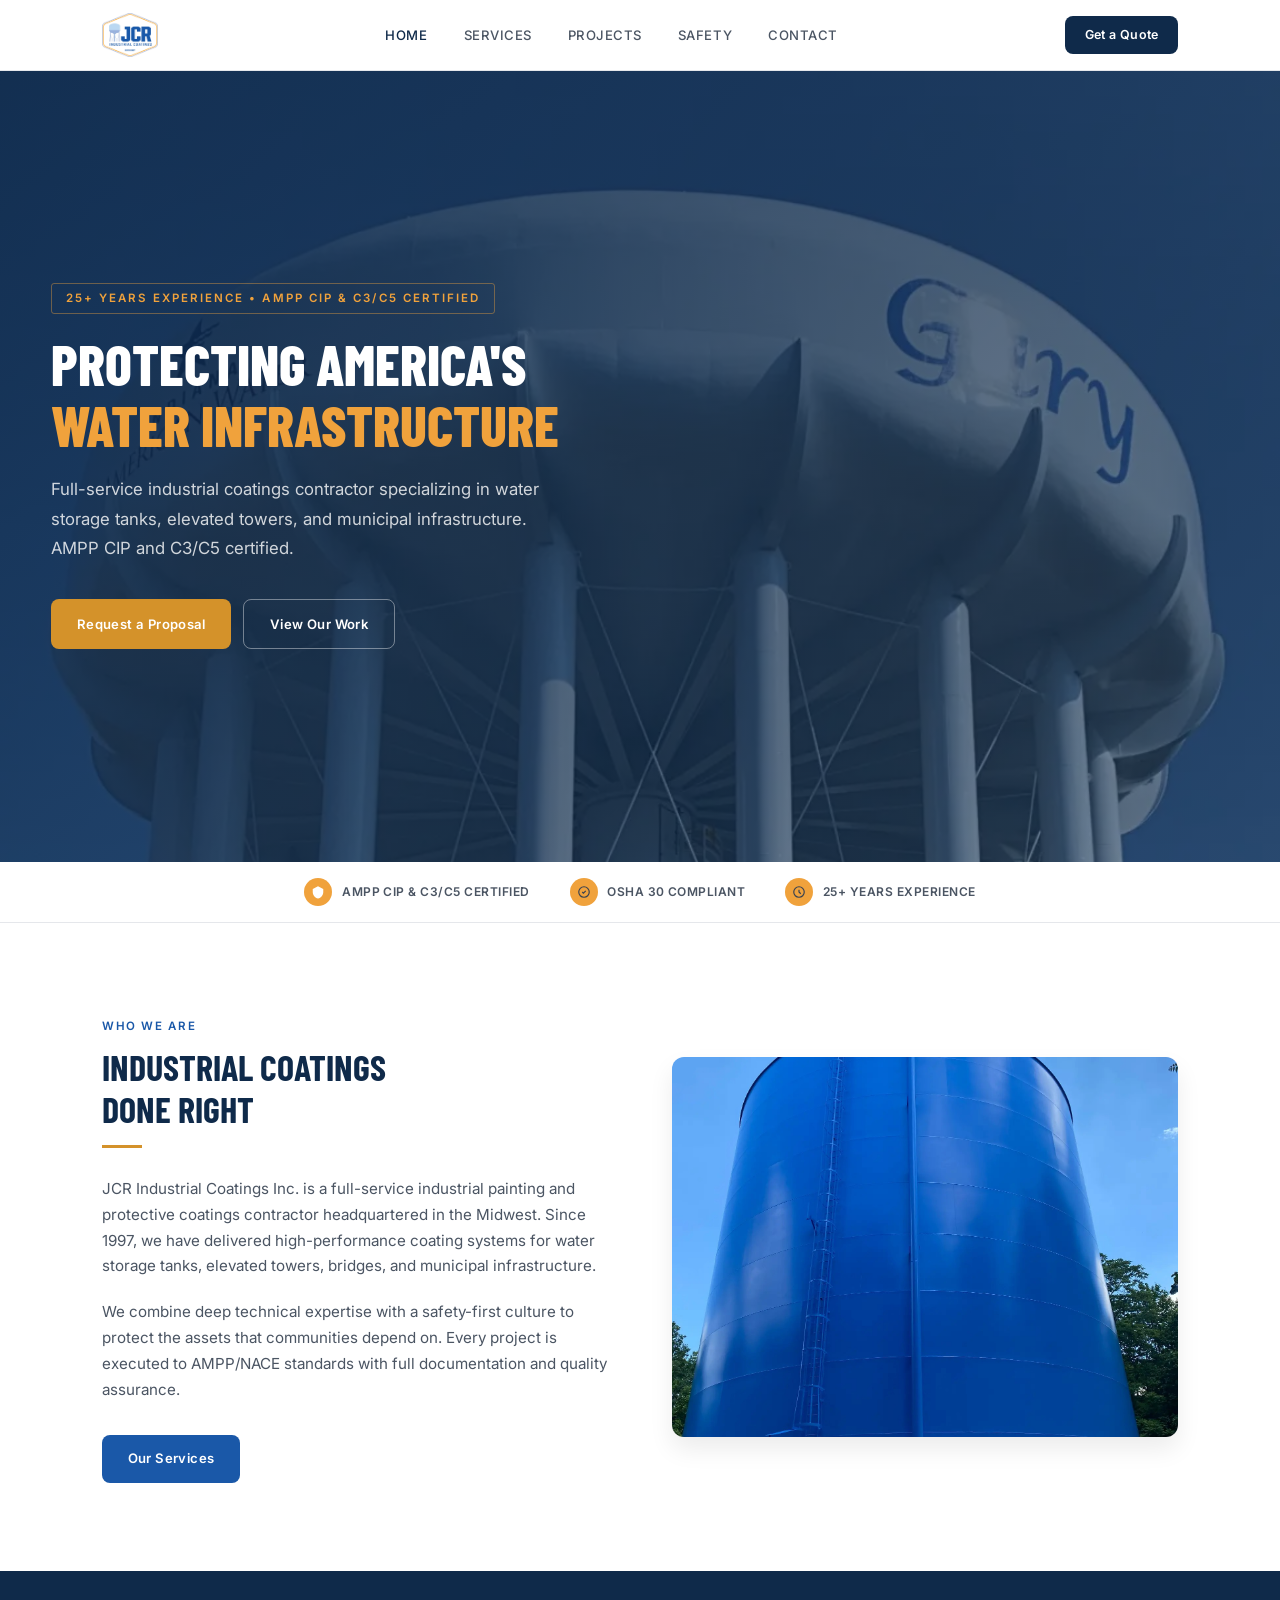
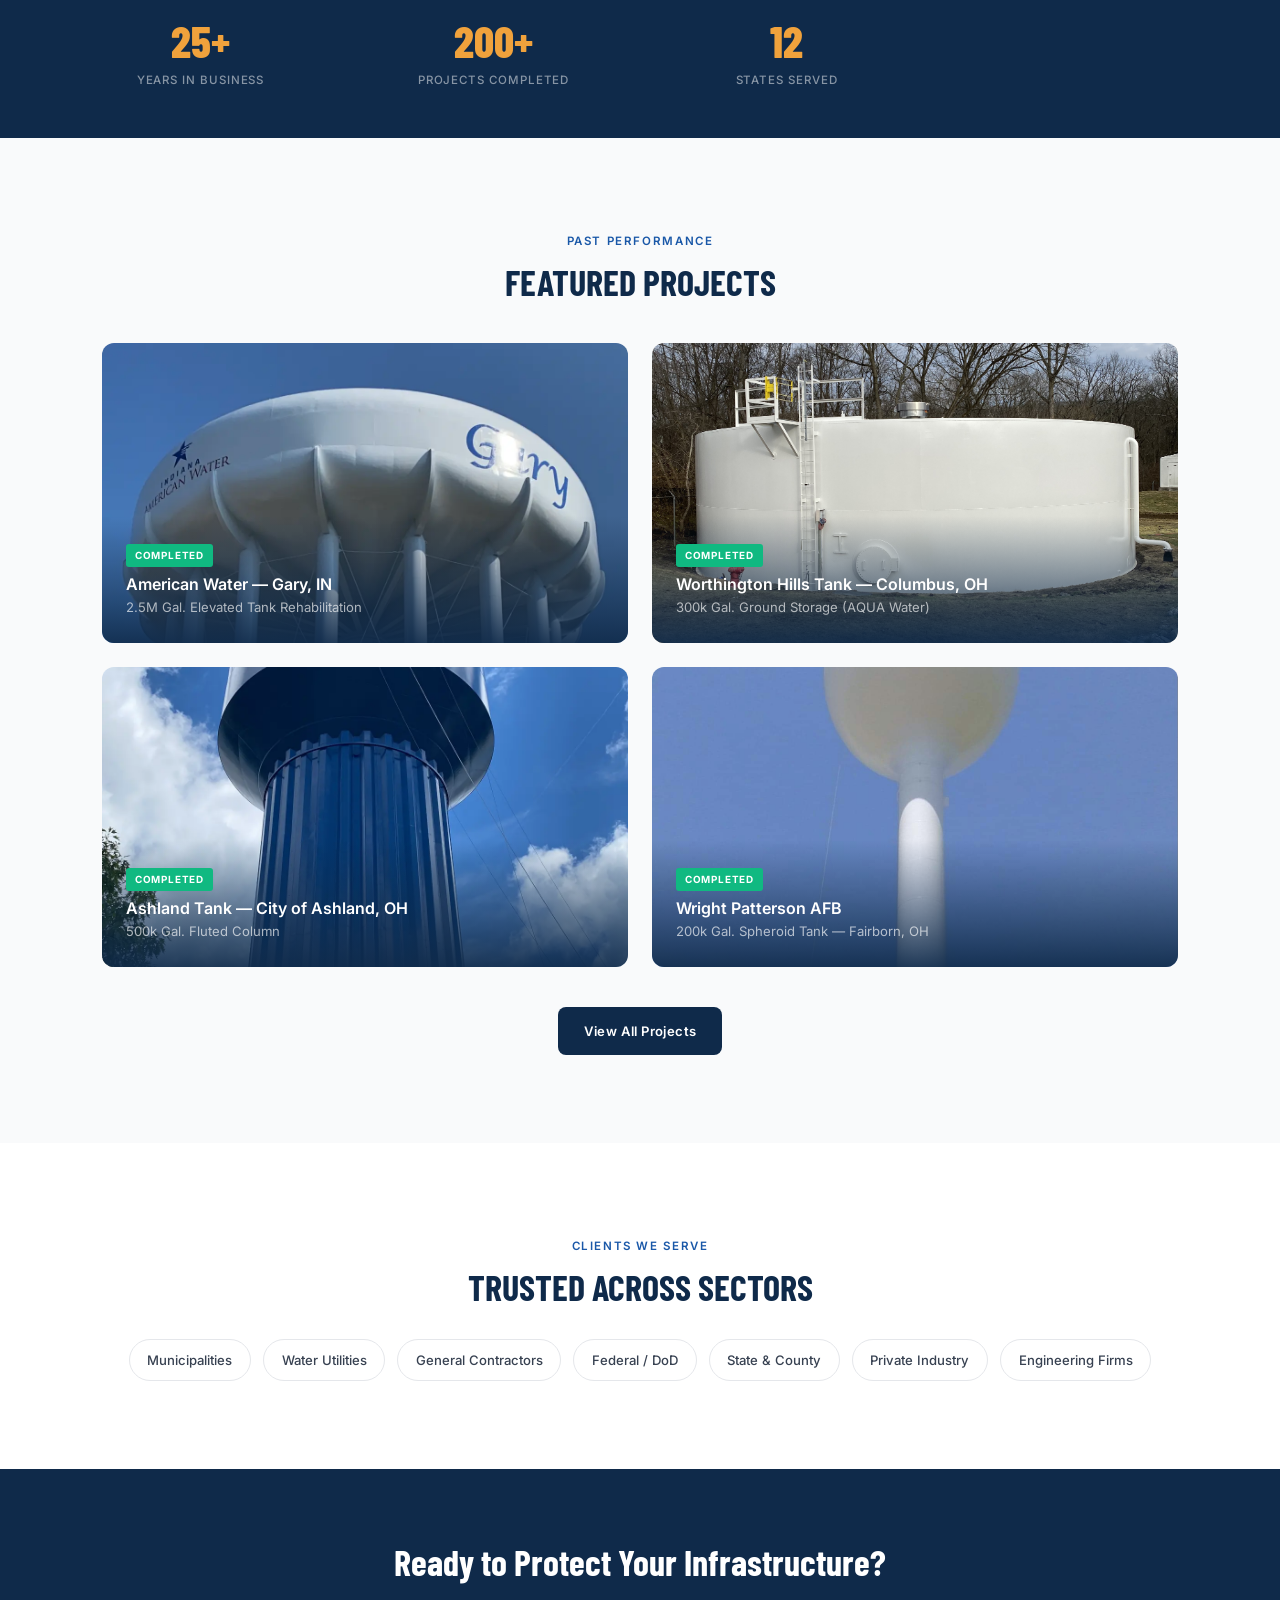
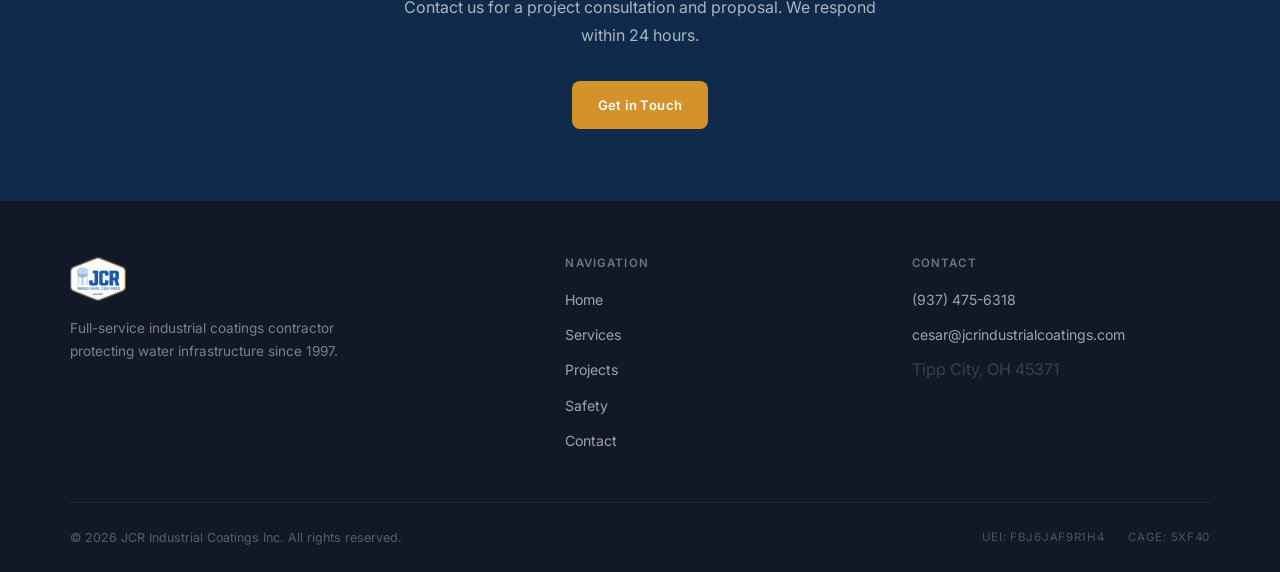
<file: index.html>
<!DOCTYPE html>
<html lang="en">
<head>
  <meta charset="UTF-8">
  <meta name="viewport" content="width=device-width, initial-scale=1.0">
  <title>JCR Industrial Coatings | Water Tower & Industrial Coating Specialists</title>
  <meta name="description" content="JCR Industrial Coatings Inc. provides professional water tower painting, industrial coating, abrasive blasting, and lead abatement services. AMPP/NACE certified. Established 1997.">
  <link rel="preconnect" href="https://fonts.googleapis.com">
  <link rel="preconnect" href="https://fonts.gstatic.com" crossorigin>
  <link href="https://fonts.googleapis.com/css2?family=Barlow+Condensed:wght@600;700;800&family=Inter:wght@400;500;600;700&display=swap" rel="stylesheet">
  <link rel="stylesheet" href="assets/css/style.css">
  <link rel="icon" href="assets/images/jcr-logo.webp" type="image/webp">
</head>
<body>

<!-- NAVIGATION -->
<nav>
  <div class="nav-inner">
    <a href="index.html" class="nav-logo">
      <img src="assets/images/jcr-logo.webp" alt="JCR Industrial Coatings">
    </a>
    <div class="nav-links">
      <a href="index.html" class="active">Home</a>
      <a href="services.html">Services</a>
      <a href="projects.html">Projects</a>
      <a href="safety.html">Safety</a>
      <a href="contact.html">Contact</a>
    </div>
    <div class="nav-cta">
      <a href="contact.html" class="btn btn-navy">Get a Quote</a>
    </div>
    <button class="hamburger" onclick="document.querySelector('.nav-links').classList.toggle('open')">
      <span></span><span></span><span></span>
    </button>
  </div>
</nav>

<!-- HERO -->
<section class="hero">
  <div class="hero-bg" style="background-image: url('assets/images/gary-iaw-tower.webp'); background-position: center 15%;"></div>
  <div class="hero-content">
    <span class="hero-eyebrow">25+ Years Experience &bull; AMPP CIP &amp; C3/C5 Certified</span>
    <h1>Protecting America's <span>Water Infrastructure</span></h1>
    <p class="hero-sub">Full-service industrial coatings contractor specializing in water storage tanks, elevated towers, and municipal infrastructure. AMPP CIP and C3/C5 certified.</p>
    <div class="hero-actions">
      <a href="contact.html" class="btn btn-gold">Request a Proposal</a>
      <a href="projects.html" class="btn btn-outline">View Our Work</a>
    </div>
  </div>
</section>

<!-- PROOF STRIP -->
<div class="proof-strip">
  <div class="proof-strip-inner">
    <div class="proof-item">
      <div class="proof-icon"><svg viewBox="0 0 24 24" xmlns="http://www.w3.org/2000/svg"><path d="M12 2L3 7v5c0 5.25 3.75 10.15 9 11.35C17.25 22.15 21 17.25 21 12V7L12 2z"/></svg></div>
      <span class="proof-label">AMPP CIP &amp; C3/C5 Certified</span>
    </div>
    <div class="proof-item">
      <div class="proof-icon"><svg viewBox="0 0 24 24" xmlns="http://www.w3.org/2000/svg"><path d="M9 12l2 2 4-4m6 2a9 9 0 11-18 0 9 9 0 0118 0z" fill="none" stroke="currentColor" stroke-width="2"/></svg></div>
      <span class="proof-label">OSHA 30 Compliant</span>
    </div>
    <div class="proof-item">
      <div class="proof-icon"><svg viewBox="0 0 24 24" xmlns="http://www.w3.org/2000/svg"><path d="M12 8v4l3 3m6-3a9 9 0 11-18 0 9 9 0 0118 0z" fill="none" stroke="currentColor" stroke-width="2"/></svg></div>
      <span class="proof-label">25+ Years Experience</span>
    </div>
  </div>
</div>

<!-- WHO WE ARE -->
<section class="section">
  <div class="container">
    <div class="who-grid">
      <div class="who-text">
        <span class="section-label">Who We Are</span>
        <h2 class="section-title">Industrial Coatings<br>Done Right</h2>
        <div class="divider"></div>
        <p>JCR Industrial Coatings Inc. is a full-service industrial painting and protective coatings contractor headquartered in the Midwest. Since 1997, we have delivered high-performance coating systems for water storage tanks, elevated towers, bridges, and municipal infrastructure.</p>
        <p>We combine deep technical expertise with a safety-first culture to protect the assets that communities depend on. Every project is executed to AMPP/NACE standards with full documentation and quality assurance.</p>
        <a href="services.html" class="btn btn-blue">Our Services</a>
      </div>
      <div class="who-img">
        <img src="assets/images/tank-blue.jpg" alt="Freshly coated water storage tank">
      </div>
    </div>
  </div>
</section>

<!-- STATS BAR -->
<div class="stats-bar">
  <div class="stats-inner">
    <div><div class="stat-num">25+</div><div class="stat-label">Years in Business</div></div>
    <div><div class="stat-num">200+</div><div class="stat-label">Projects Completed</div></div>
    <div><div class="stat-num">12</div><div class="stat-label">States Served</div></div>
  </div>
</div>

<!-- FEATURED PROJECTS -->
<section class="section section-light">
  <div class="container">
    <div style="text-align:center; margin-bottom: 2.5rem;">
      <span class="section-label">Past Performance</span>
      <h2 class="section-title">Featured Projects</h2>
    </div>
    <div class="project-grid">
      <div class="project-card">
        <img src="assets/images/gary-iaw-tower.webp" alt="Indiana American Water Gary IN 2.5M Gal Elevated Tank" style="object-position: center 15%;">
        <div class="project-overlay">
          <span class="project-tag completed">Completed</span>
          <h3>American Water — Gary, IN</h3>
          <p>2.5M Gal. Elevated Tank Rehabilitation</p>
        </div>
      </div>
      <div class="project-card">
        <img src="assets/images/worthington-hills-tank.jpg" alt="Worthington Hills Tank Columbus OH Aqua Water">
        <div class="project-overlay">
          <span class="project-tag completed">Completed</span>
          <h3>Worthington Hills Tank — Columbus, OH</h3>
          <p>300k Gal. Ground Storage (AQUA Water)</p>
        </div>
      </div>
      <div class="project-card">
        <img src="assets/images/ashland-tank.webp" alt="Ashland Tank 500k Gal Fluted Column">
        <div class="project-overlay">
          <span class="project-tag completed">Completed</span>
          <h3>Ashland Tank — City of Ashland, OH</h3>
          <p>500k Gal. Fluted Column</p>
        </div>
      </div>
      <div class="project-card">
        <img src="assets/images/wright-patterson-tank.jpg" alt="Wright Patterson AFB Spheroid Tank">
        <div class="project-overlay">
          <span class="project-tag completed">Completed</span>
          <h3>Wright Patterson AFB</h3>
          <p>200k Gal. Spheroid Tank — Fairborn, OH</p>
        </div>
      </div>
    </div>
    <div style="text-align:center; margin-top: 2.5rem;">
      <a href="projects.html" class="btn btn-navy">View All Projects</a>
    </div>
  </div>
</section>

<!-- WE WORK WITH -->
<section class="section">
  <div class="container" style="text-align:center;">
    <span class="section-label">Clients We Serve</span>
    <h2 class="section-title">Trusted Across Sectors</h2>
    <div class="client-types">
      <span class="client-chip">Municipalities</span>
      <span class="client-chip">Water Utilities</span>
      <span class="client-chip">General Contractors</span>
      <span class="client-chip">Federal / DoD</span>
      <span class="client-chip">State &amp; County</span>
      <span class="client-chip">Private Industry</span>
      <span class="client-chip">Engineering Firms</span>
    </div>
  </div>
</section>

<!-- CTA -->
<section class="cta-section">
  <h2>Ready to Protect Your Infrastructure?</h2>
  <p>Contact us for a project consultation and proposal. We respond within 24 hours.</p>
  <a href="contact.html" class="btn btn-gold">Get in Touch</a>
</section>

<!-- FOOTER -->
<footer>
  <div class="footer-inner">
    <div class="footer-brand">
      <img src="assets/images/jcr-logo.webp" alt="JCR Industrial Coatings">
      <p>Full-service industrial coatings contractor protecting water infrastructure since 1997.</p>
    </div>
    <div class="footer-col">
      <h4>Navigation</h4>
      <ul>
        <li><a href="index.html">Home</a></li>
        <li><a href="services.html">Services</a></li>
        <li><a href="projects.html">Projects</a></li>
        <li><a href="safety.html">Safety</a></li>
        <li><a href="contact.html">Contact</a></li>
      </ul>
    </div>
    <div class="footer-col">
      <h4>Contact</h4>
      <ul>
        <li><a href="tel:+19374756318">(937) 475-6318</a></li>
        <li><a href="mailto:cesar@jcrindustrialcoatings.com">cesar@jcrindustrialcoatings.com</a></li>
        <li>Tipp City, OH 45371</li>
      </ul>
    </div>
  </div>
  <div class="footer-bottom">
    <p>&copy; 2026 JCR Industrial Coatings Inc. All rights reserved.</p>
    <div class="footer-ids">
      <span>UEI: FBJ6JAF9R1H4</span>
      <span>CAGE: 5XF40</span>
    </div>
  </div>
</footer>

<script>
window.addEventListener('scroll', () => {
  document.querySelector('nav').classList.toggle('scrolled', window.scrollY > 10);
});
</script>
</body>
</html>
</file>
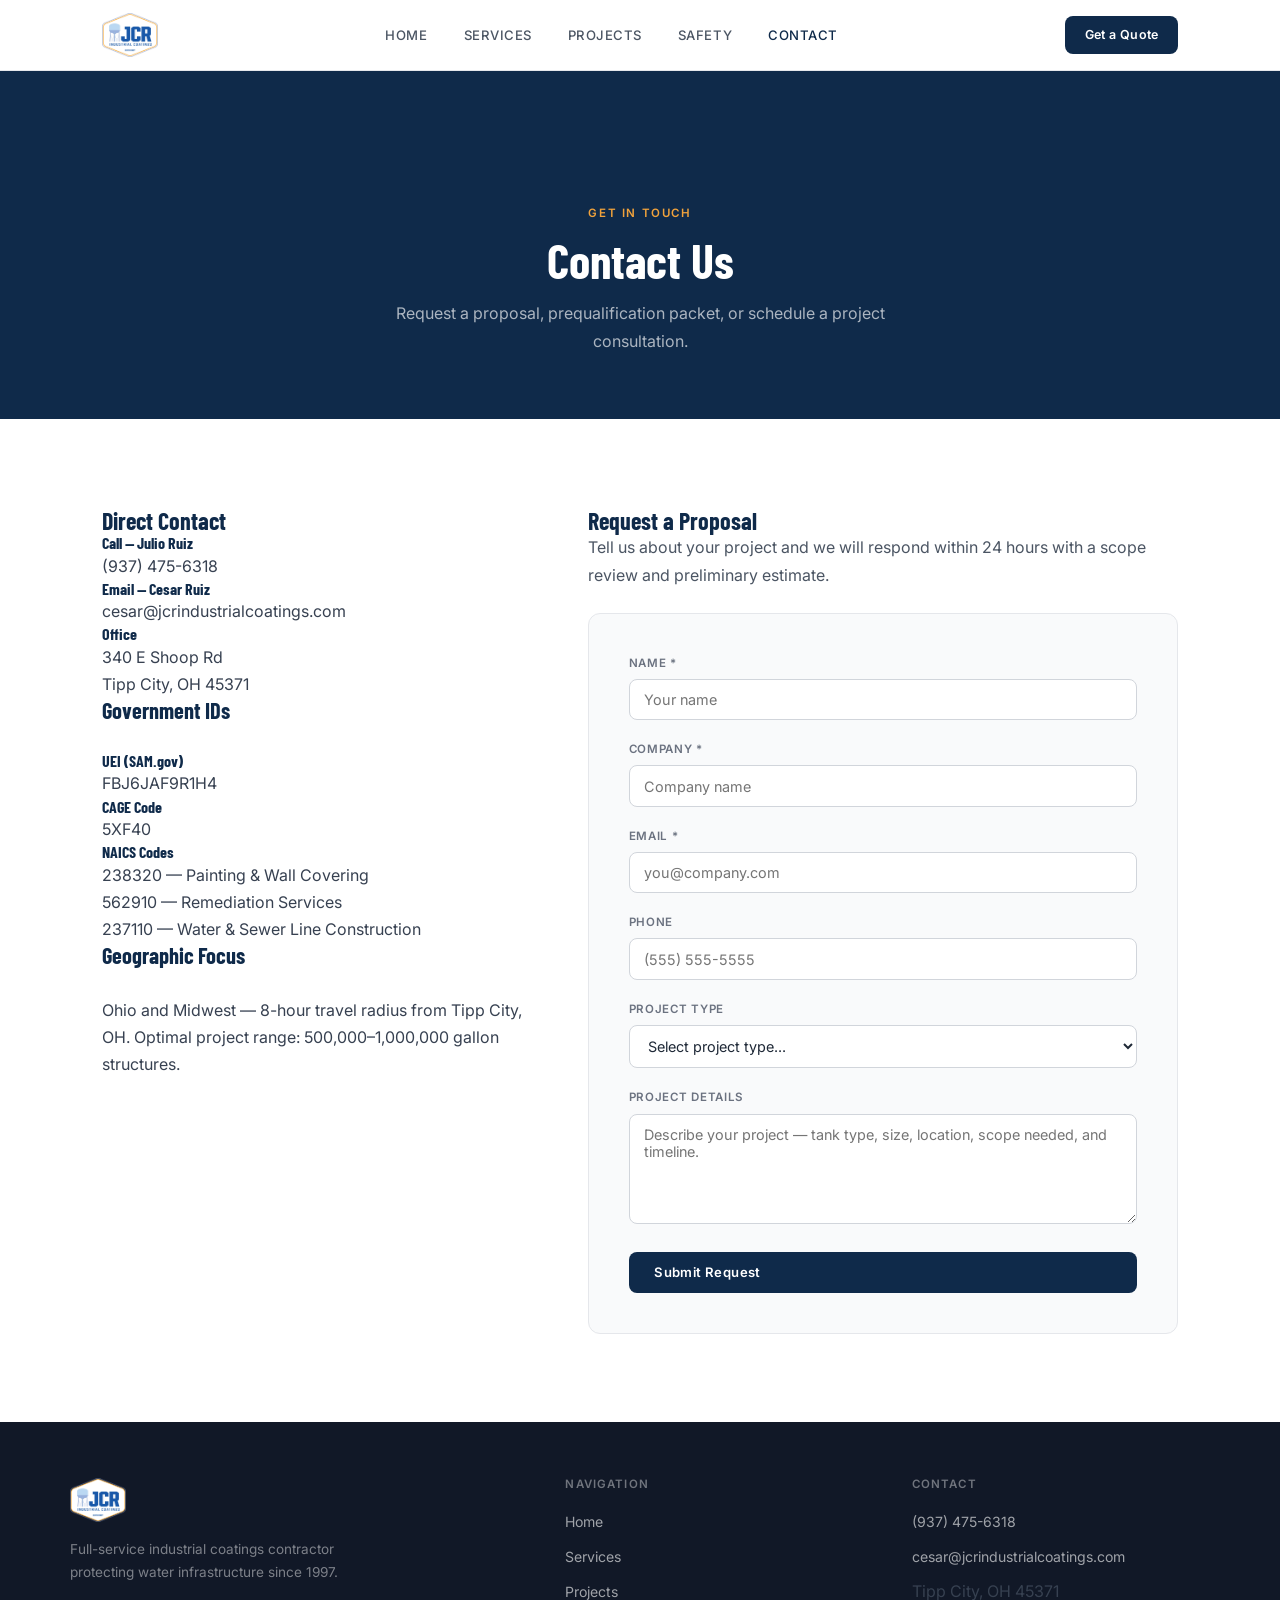
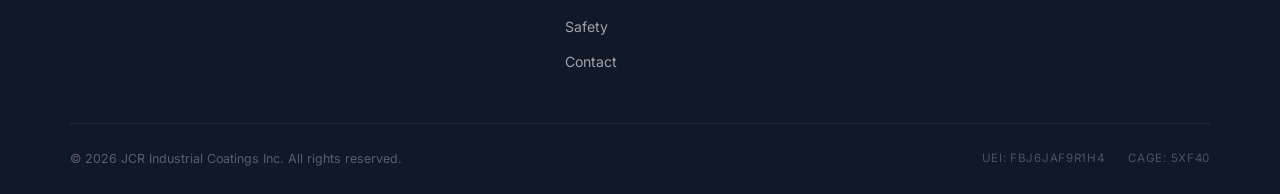
<file: contact.html>
<!DOCTYPE html>
<html lang="en">
<head>
  <meta charset="UTF-8">
  <meta name="viewport" content="width=device-width, initial-scale=1.0">
  <title>Contact | JCR Industrial Coatings</title>
  <meta name="description" content="Contact JCR Industrial Coatings for water tower rehabilitation, industrial coating, and tank recoating proposals.">
  <link rel="preconnect" href="https://fonts.googleapis.com">
  <link rel="preconnect" href="https://fonts.gstatic.com" crossorigin>
  <link href="https://fonts.googleapis.com/css2?family=Barlow+Condensed:wght@600;700;800&family=Inter:wght@400;500;600;700&display=swap" rel="stylesheet">
  <link rel="stylesheet" href="assets/css/style.css">
  <link rel="icon" href="assets/images/jcr-logo.webp" type="image/webp">
</head>
<body>

<!-- NAVIGATION -->
<nav>
  <div class="nav-inner">
    <a href="index.html" class="nav-logo"><img src="assets/images/jcr-logo.webp" alt="JCR Industrial Coatings"></a>
    <div class="nav-links">
      <a href="index.html">Home</a>
      <a href="services.html">Services</a>
      <a href="projects.html">Projects</a>
      <a href="safety.html">Safety</a>
      <a href="contact.html" class="active">Contact</a>
    </div>
    <div class="nav-cta"><a href="contact.html" class="btn btn-navy">Get a Quote</a></div>
    <button class="hamburger" onclick="document.querySelector('.nav-links').classList.toggle('open')"><span></span><span></span><span></span></button>
  </div>
</nav>

<!-- PAGE HEADER -->
<section class="page-header">
  <span class="section-label">Get in Touch</span>
  <h1>Contact Us</h1>
  <p>Request a proposal, prequalification packet, or schedule a project consultation.</p>
</section>

<!-- CONTACT CONTENT -->
<section class="section">
  <div class="container">
    <div class="contact-grid">
      <!-- CONTACT INFO -->
      <div class="contact-info">
        <h2>Direct Contact</h2>
        <div class="contact-item">
          <h4>Call — Julio Ruiz</h4>
          <a href="tel:+19374756318">(937) 475-6318</a>
        </div>
        <div class="contact-item">
          <h4>Email — Cesar Ruiz</h4>
          <a href="mailto:cesar@jcrindustrialcoatings.com">cesar@jcrindustrialcoatings.com</a>
        </div>
        <div class="contact-item">
          <h4>Office</h4>
          <p>340 E Shoop Rd<br>Tipp City, OH 45371</p>
        </div>

        <div class="contact-divider"></div>

        <h3>Government IDs</h3>
        <div class="contact-item">
          <h4>UEI (SAM.gov)</h4>
          <p>FBJ6JAF9R1H4</p>
        </div>
        <div class="contact-item">
          <h4>CAGE Code</h4>
          <p>5XF40</p>
        </div>
        <div class="contact-item">
          <h4>NAICS Codes</h4>
          <p>238320 — Painting &amp; Wall Covering<br>562910 — Remediation Services<br>237110 — Water &amp; Sewer Line Construction</p>
        </div>

        <div class="contact-divider"></div>

        <h3>Geographic Focus</h3>
        <p>Ohio and Midwest — 8-hour travel radius from Tipp City, OH. Optimal project range: 500,000–1,000,000 gallon structures.</p>
      </div>

      <!-- CONTACT FORM -->
      <div class="contact-form-wrap">
        <h2>Request a Proposal</h2>
        <p style="margin-bottom:1.5rem;color:var(--gray-600);">Tell us about your project and we will respond within 24 hours with a scope review and preliminary estimate.</p>
        <form class="contact-form" action="https://formspree.io/f/xojgndpe" method="POST">
          <div class="form-row">
            <div class="form-group">
              <label for="name">Name *</label>
              <input type="text" id="name" name="name" required placeholder="Your name">
            </div>
            <div class="form-group">
              <label for="company">Company *</label>
              <input type="text" id="company" name="company" required placeholder="Company name">
            </div>
          </div>
          <div class="form-row">
            <div class="form-group">
              <label for="email">Email *</label>
              <input type="email" id="email" name="email" required placeholder="you@company.com">
            </div>
            <div class="form-group">
              <label for="phone">Phone</label>
              <input type="tel" id="phone" name="phone" placeholder="(555) 555-5555">
            </div>
          </div>
          <div class="form-group">
            <label for="project-type">Project Type</label>
            <select id="project-type" name="project_type">
              <option value="">Select project type...</option>
              <option value="Elevated Water Tower">Elevated Water Tower</option>
              <option value="Ground Storage Tank">Ground Storage Tank</option>
              <option value="Standpipe">Standpipe</option>
              <option value="Wastewater Structure">Wastewater Structure</option>
              <option value="Industrial Steel Tank">Industrial / Commercial</option>
              <option value="Prequalification Only">Prequalification Only</option>
              <option value="Epoxy Flooring">Epoxy Flooring</option>
              <option value="Other">Other</option>
            </select>
          </div>
          <div class="form-group">
            <label for="message">Project Details</label>
            <textarea id="message" name="message" rows="5" placeholder="Describe your project — tank type, size, location, scope needed, and timeline."></textarea>
          </div>
          <button type="submit" class="btn btn-navy" style="width:100%;">Submit Request</button>
        </form>
      </div>
    </div>
  </div>
</section>

<!-- FOOTER -->
<footer>
  <div class="footer-inner">
    <div class="footer-brand">
      <img src="assets/images/jcr-logo.webp" alt="JCR Industrial Coatings">
      <p>Full-service industrial coatings contractor protecting water infrastructure since 1997.</p>
    </div>
    <div class="footer-col">
      <h4>Navigation</h4>
      <ul>
        <li><a href="index.html">Home</a></li>
        <li><a href="services.html">Services</a></li>
        <li><a href="projects.html">Projects</a></li>
        <li><a href="safety.html">Safety</a></li>
        <li><a href="contact.html">Contact</a></li>
      </ul>
    </div>
    <div class="footer-col">
      <h4>Contact</h4>
      <ul>
        <li><a href="tel:+19374756318">(937) 475-6318</a></li>
        <li><a href="mailto:cesar@jcrindustrialcoatings.com">cesar@jcrindustrialcoatings.com</a></li>
        <li>Tipp City, OH 45371</li>
      </ul>
    </div>
  </div>
  <div class="footer-bottom">
    <p>&copy; 2026 JCR Industrial Coatings Inc. All rights reserved.</p>
    <div class="footer-ids">
      <span>UEI: FBJ6JAF9R1H4</span>
      <span>CAGE: 5XF40</span>
    </div>
  </div>
</footer>

<script>
window.addEventListener('scroll', () => {
  document.querySelector('nav').classList.toggle('scrolled', window.scrollY > 10);
});
</script>
</body>
</html>
</file>
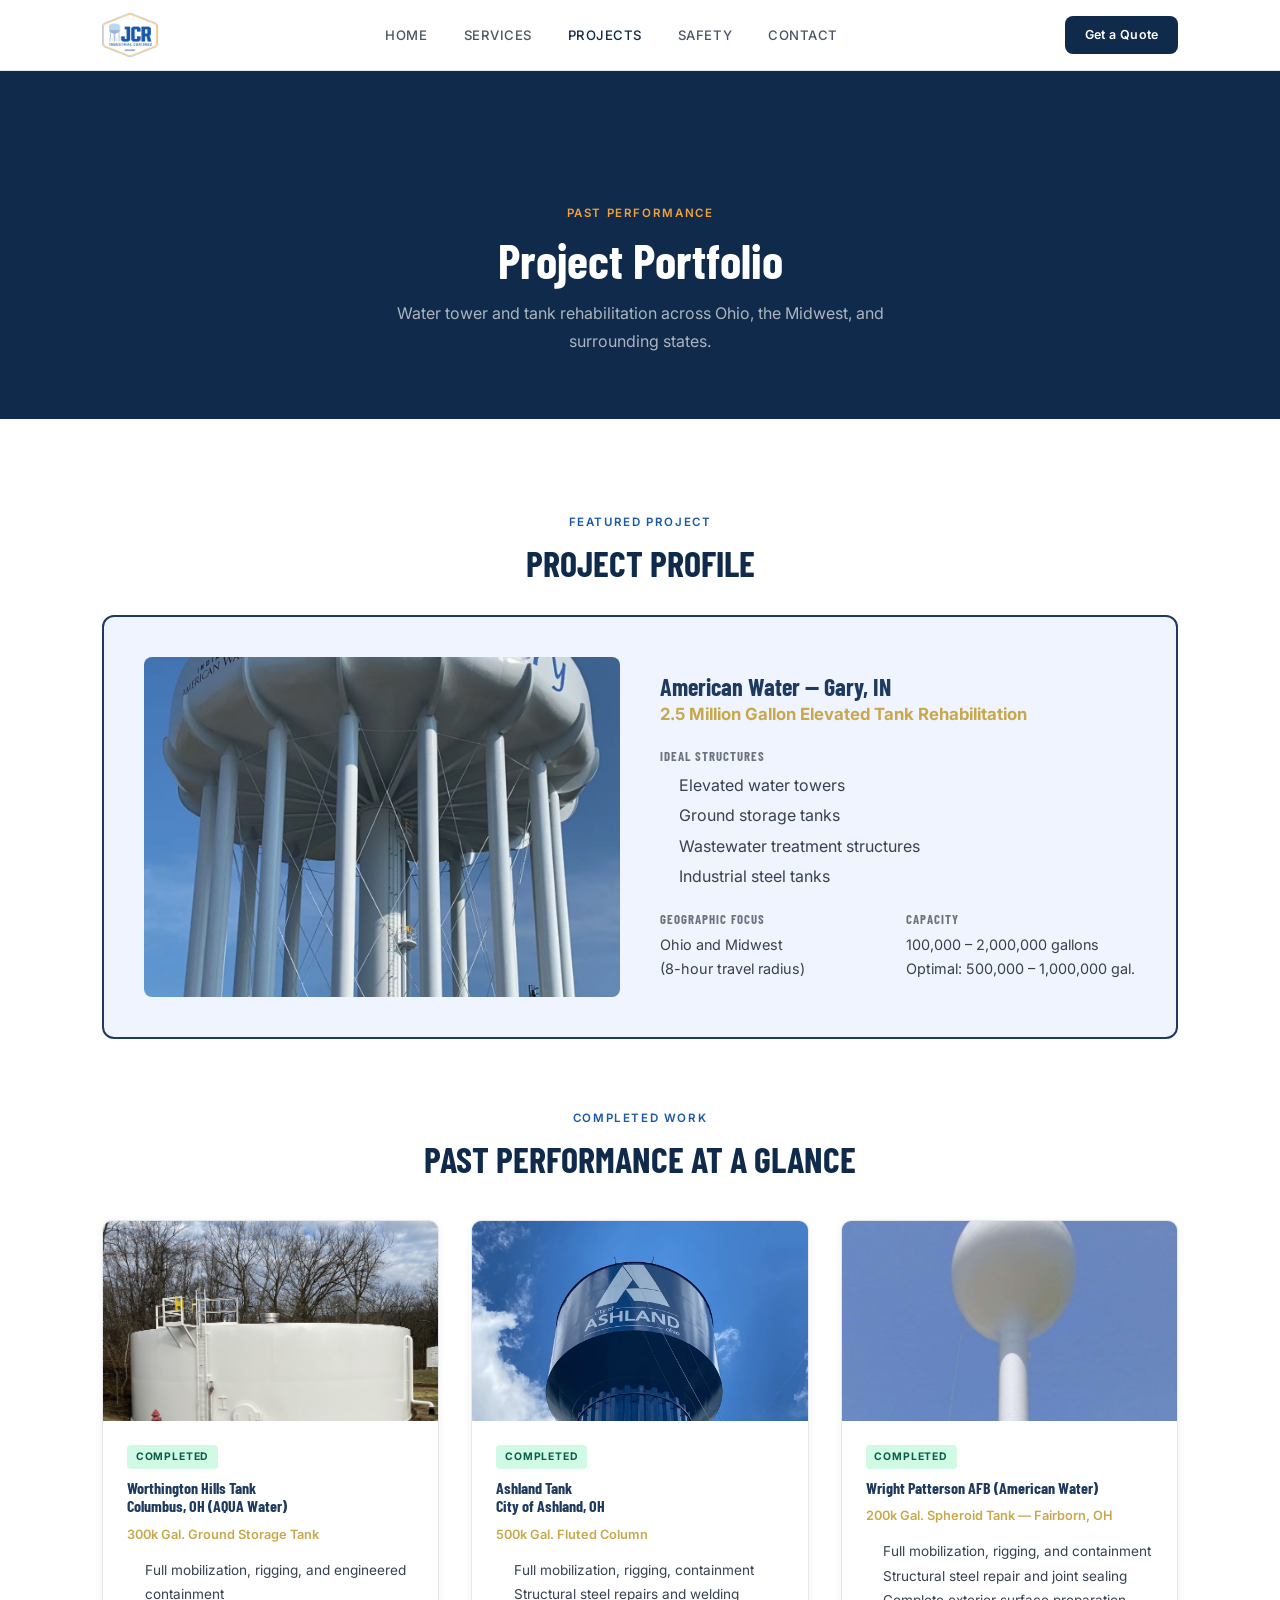
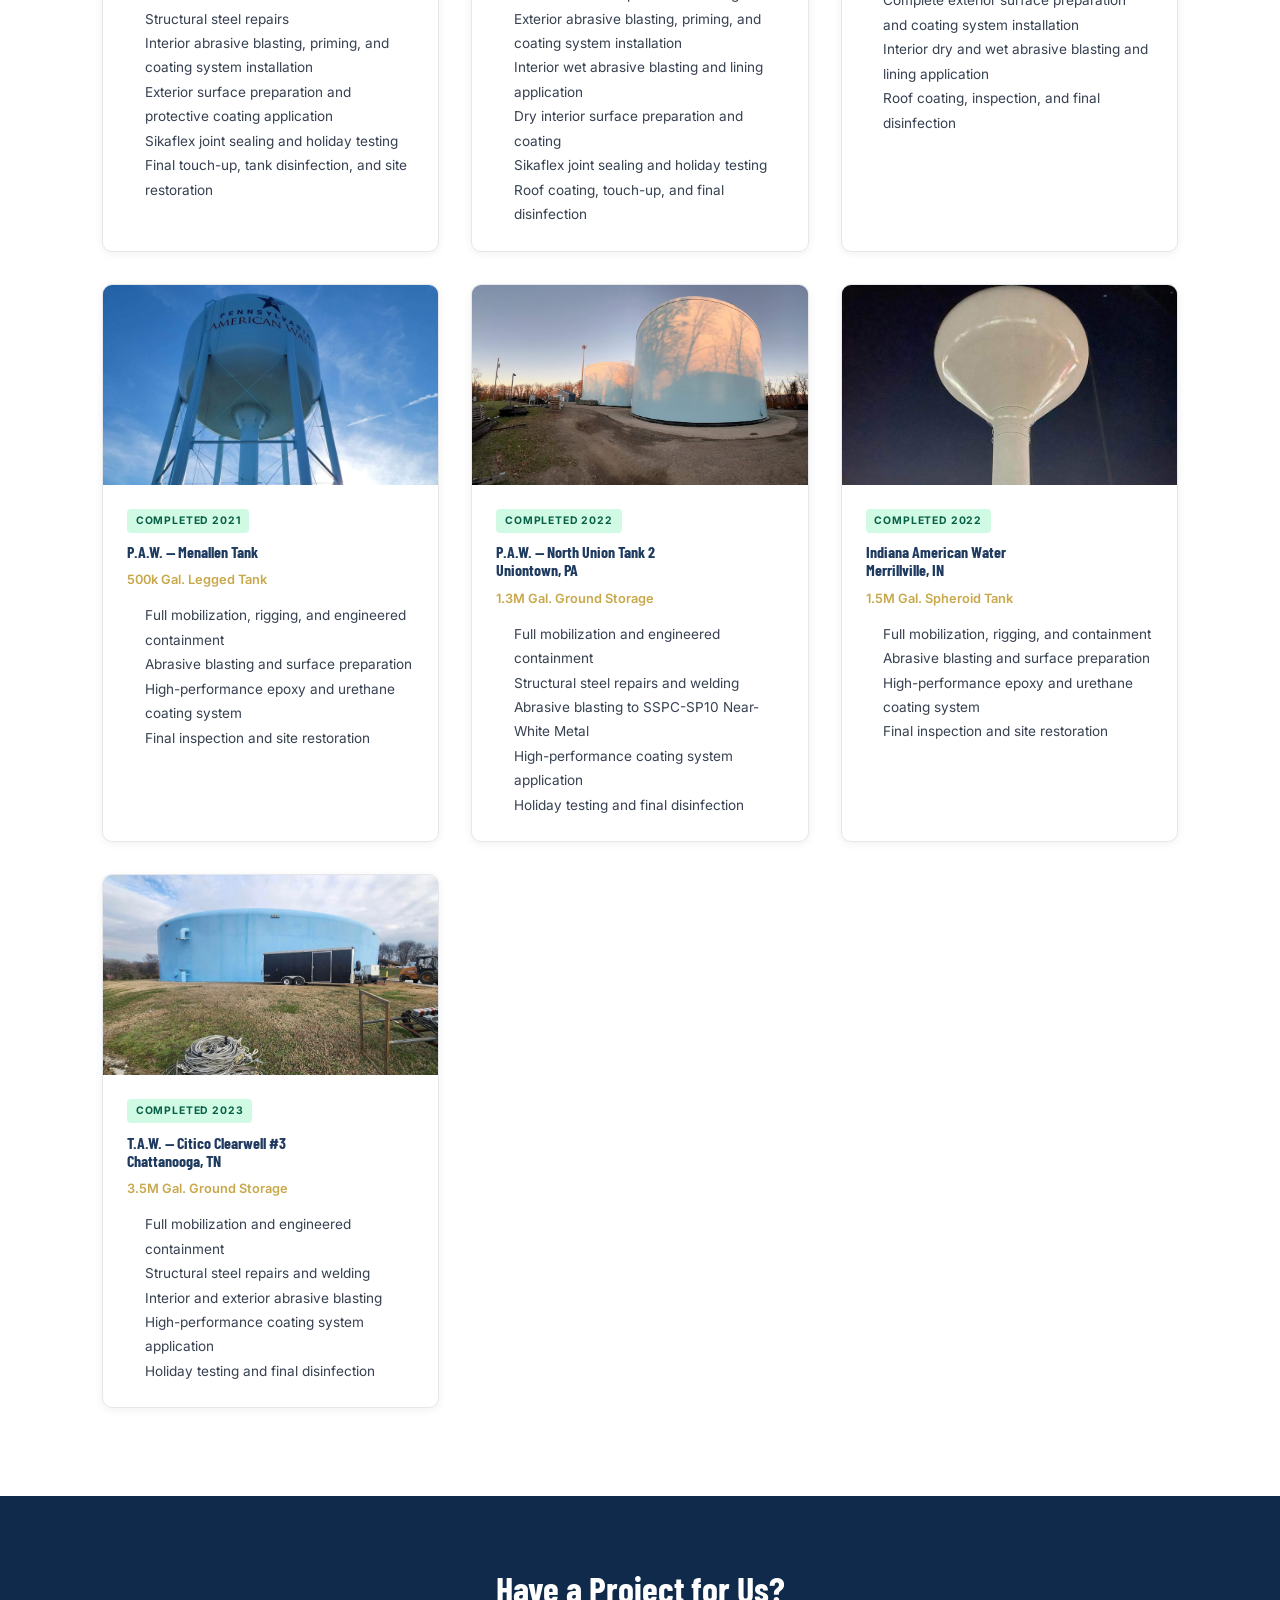
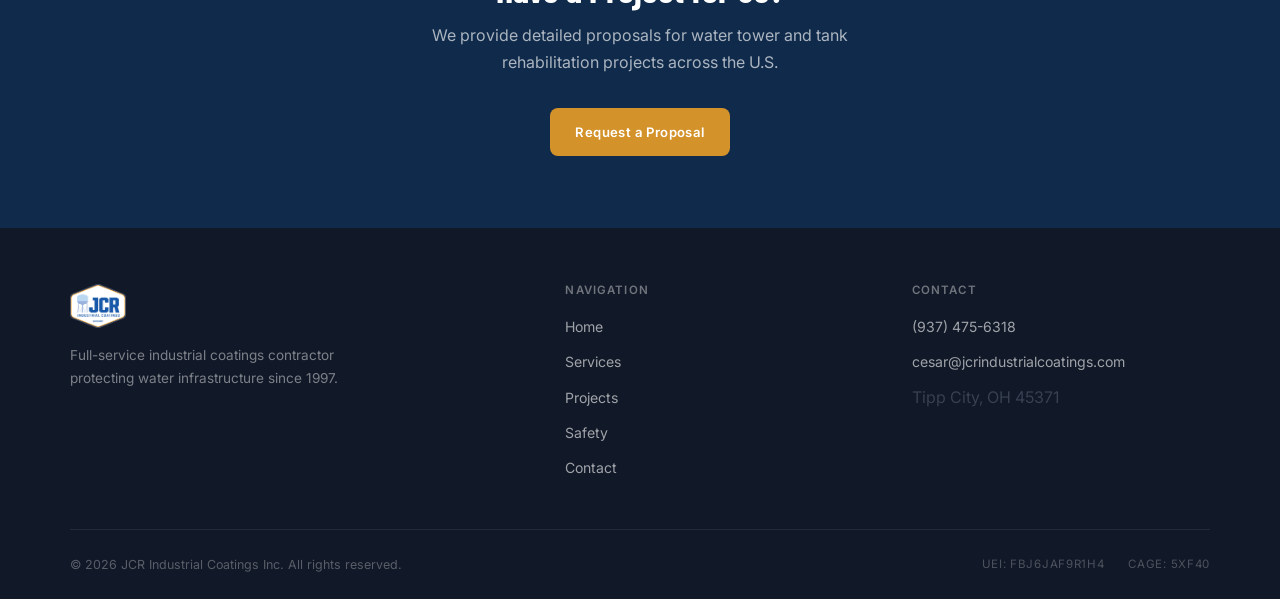
<file: projects.html>
<!DOCTYPE html>
<html lang="en">
<head>
  <meta charset="UTF-8">
  <meta name="viewport" content="width=device-width, initial-scale=1.0">
  <title>Projects | JCR Industrial Coatings</title>
  <meta name="description" content="JCR Industrial Coatings project portfolio — water tower and tank rehabilitation across Ohio and the Midwest.">
  <link rel="preconnect" href="https://fonts.googleapis.com">
  <link rel="preconnect" href="https://fonts.gstatic.com" crossorigin>
  <link href="https://fonts.googleapis.com/css2?family=Barlow+Condensed:wght@600;700;800&family=Inter:wght@400;500;600;700&display=swap" rel="stylesheet">
  <link rel="stylesheet" href="assets/css/style.css">
  <link rel="icon" href="assets/images/jcr-logo.webp" type="image/webp">
  <style>
    .featured-project {
      background: #f0f4ff;
      border: 2px solid #1e3a5f;
      border-radius: 12px;
      padding: 2.5rem;
      margin-bottom: 4rem;
      display: grid;
      grid-template-columns: 1fr 1fr;
      gap: 2.5rem;
      align-items: center;
    }
    .featured-project img {
      width: 100%;
      border-radius: 8px;
      object-fit: cover;
      max-height: 340px;
    }
    .featured-project h2 { margin-top: 0; color: #1e3a5f; }
    .featured-project .fp-subtitle {
      color: #c8a84b;
      font-weight: 700;
      font-size: 1.05rem;
      margin-bottom: 1rem;
    }
    .ideal-structures {
      margin-top: 1.25rem;
    }
    .ideal-structures h4 {
      font-size: 0.8rem;
      font-weight: 700;
      letter-spacing: 0.08em;
      text-transform: uppercase;
      color: #6b7280;
      margin-bottom: 0.4rem;
    }
    .ideal-structures ul {
      margin: 0;
      padding-left: 1.2rem;
      color: #374151;
      line-height: 1.9;
    }
    .geo-capacity {
      display: grid;
      grid-template-columns: 1fr 1fr;
      gap: 1rem;
      margin-top: 1.25rem;
    }
    .geo-capacity div h4 {
      font-size: 0.8rem;
      font-weight: 700;
      letter-spacing: 0.08em;
      text-transform: uppercase;
      color: #6b7280;
      margin-bottom: 0.4rem;
    }
    .geo-capacity div p { margin: 0; color: #374151; font-size: 0.9rem; line-height: 1.7; }

    .past-perf-grid {
      display: grid;
      grid-template-columns: repeat(3, 1fr);
      gap: 2rem;
      margin-top: 2.5rem;
    }
    @media (max-width: 900px) { .past-perf-grid { grid-template-columns: 1fr 1fr; } }
    @media (max-width: 600px) {
      .past-perf-grid { grid-template-columns: 1fr; }
      .featured-project { grid-template-columns: 1fr; }
      .geo-capacity { grid-template-columns: 1fr; }
    }

    .pp-card {
      background: #fff;
      border: 1px solid #e5e7eb;
      border-radius: 10px;
      overflow: hidden;
      box-shadow: 0 2px 8px rgba(0,0,0,0.06);
    }
    .pp-card img {
      width: 100%;
      height: 200px;
      object-fit: cover;
      object-position: center top;
      display: block;
    }
    /* Per-image centering overrides */
    .pp-card img[src*="worthington"]   { object-position: center 30%; }
    .pp-card img[src*="ashland"]        { object-position: center 20%; }
    .pp-card img[src*="wright-patter"]  { object-position: center 20%; }
    .pp-card img[src*="paw-menallen"]   { object-position: center 35%; }
    .pp-card img[src*="project-tank-2"] { object-position: center 40%; }
    .pp-card img[src*="citico"]         { object-position: center 30%; }
    .pp-card img[src*="merrillville"]   { object-position: center 25%; }
    .pp-card-body { padding: 1.25rem 1.5rem 1.5rem; }
    .pp-card-body h3 { margin: 0.25rem 0 0.5rem; font-size: 1rem; color: #1e3a5f; }
    .pp-card-body .pp-subtitle { font-size: 0.8rem; font-weight: 600; color: #c8a84b; margin-bottom: 0.75rem; }
    .pp-card-body ul { margin: 0; padding-left: 1.1rem; font-size: 0.85rem; color: #374151; line-height: 1.8; }
    .completed-badge {
      display: inline-block;
      background: #d1fae5;
      color: #065f46;
      font-size: 0.65rem;
      font-weight: 700;
      letter-spacing: 0.08em;
      text-transform: uppercase;
      padding: 0.2rem 0.55rem;
      border-radius: 4px;
      margin-bottom: 0.4rem;
    }
  </style>
</head>
<body>

<!-- NAVIGATION -->
<nav>
  <div class="nav-inner">
    <a href="index.html" class="nav-logo"><img src="assets/images/jcr-logo.webp" alt="JCR Industrial Coatings"></a>
    <div class="nav-links">
      <a href="index.html">Home</a>
      <a href="services.html">Services</a>
      <a href="projects.html" class="active">Projects</a>
      <a href="safety.html">Safety</a>
      <a href="contact.html">Contact</a>
    </div>
    <div class="nav-cta"><a href="contact.html" class="btn btn-navy">Get a Quote</a></div>
    <button class="hamburger" onclick="document.querySelector('.nav-links').classList.toggle('open')"><span></span><span></span><span></span></button>
  </div>
</nav>

<!-- PAGE HEADER -->
<section class="page-header">
  <span class="section-label">Past Performance</span>
  <h1>Project Portfolio</h1>
  <p>Water tower and tank rehabilitation across Ohio, the Midwest, and surrounding states.</p>
</section>

<section class="section">
  <div class="container">

    <!-- FEATURED PROJECT -->
    <div style="text-align:center; margin-bottom: 2rem;">
      <span class="section-label">Featured Project</span>
      <h2 class="section-title">Project Profile</h2>
    </div>

    <div class="featured-project">
      <img src="assets/images/gary-iaw-tower.webp" alt="Indiana American Water Gary IN — 2.5 Million Gallon Elevated Tank Rehabilitation" style="object-position: center 40%;">
      <div>
        <h2>American Water — Gary, IN</h2>
        <p class="fp-subtitle">2.5 Million Gallon Elevated Tank Rehabilitation</p>

        <div class="ideal-structures">
          <h4>Ideal Structures</h4>
          <ul>
            <li>Elevated water towers</li>
            <li>Ground storage tanks</li>
            <li>Wastewater treatment structures</li>
            <li>Industrial steel tanks</li>
          </ul>
        </div>

        <div class="geo-capacity">
          <div>
            <h4>Geographic Focus</h4>
            <p>Ohio and Midwest<br>(8-hour travel radius)</p>
          </div>
          <div>
            <h4>Capacity</h4>
            <p>100,000 – 2,000,000 gallons<br>Optimal: 500,000 – 1,000,000 gal.</p>
          </div>
        </div>
      </div>
    </div>

    <!-- PAST PERFORMANCE AT A GLANCE -->
    <div style="text-align:center; margin-bottom: 2rem;">
      <span class="section-label">Completed Work</span>
      <h2 class="section-title">Past Performance at a Glance</h2>
    </div>

    <div class="past-perf-grid">

      <!-- Worthington Hills -->
      <div class="pp-card">
        <img src="assets/images/worthington-hills-tank.jpg" alt="Worthington Hills Tank Columbus OH — Aqua Water">
        <div class="pp-card-body">
          <span class="completed-badge">Completed</span>
          <h3>Worthington Hills Tank<br>Columbus, OH (AQUA Water)</h3>
          <p class="pp-subtitle">300k Gal. Ground Storage Tank</p>
          <ul>
            <li>Full mobilization, rigging, and engineered containment</li>
            <li>Structural steel repairs</li>
            <li>Interior abrasive blasting, priming, and coating system installation</li>
            <li>Exterior surface preparation and protective coating application</li>
            <li>Sikaflex joint sealing and holiday testing</li>
            <li>Final touch-up, tank disinfection, and site restoration</li>
          </ul>
        </div>
      </div>

      <!-- Ashland Tank -->
      <div class="pp-card">
        <img src="assets/images/ashland-tank.webp" alt="Ashland Tank 500k Gal Fluted Column — City of Ashland OH">
        <div class="pp-card-body">
          <span class="completed-badge">Completed</span>
          <h3>Ashland Tank<br>City of Ashland, OH</h3>
          <p class="pp-subtitle">500k Gal. Fluted Column</p>
          <ul>
            <li>Full mobilization, rigging, containment</li>
            <li>Structural steel repairs and welding</li>
            <li>Exterior abrasive blasting, priming, and coating system installation</li>
            <li>Interior wet abrasive blasting and lining application</li>
            <li>Dry interior surface preparation and coating</li>
            <li>Sikaflex joint sealing and holiday testing</li>
            <li>Roof coating, touch-up, and final disinfection</li>
          </ul>
        </div>
      </div>

      <!-- Wright Patterson AFB -->
      <div class="pp-card">
        <img src="assets/images/wright-patterson-tank.jpg" alt="Wright Patterson AFB American Water 200k Gal Spheroid Tank Fairborn OH">
        <div class="pp-card-body">
          <span class="completed-badge">Completed</span>
          <h3>Wright Patterson AFB (American Water)</h3>
          <p class="pp-subtitle">200k Gal. Spheroid Tank — Fairborn, OH</p>
          <ul>
            <li>Full mobilization, rigging, and containment</li>
            <li>Structural steel repair and joint sealing</li>
            <li>Complete exterior surface preparation and coating system installation</li>
            <li>Interior dry and wet abrasive blasting and lining application</li>
            <li>Roof coating, inspection, and final disinfection</li>
          </ul>
        </div>
      </div>

      <!-- P.A.W. Menallen Tank -->
      <div class="pp-card">
        <img src="assets/images/paw-menallen-tank.jpg" alt="Pennsylvania American Water — Menallen Tank 2021">
        <div class="pp-card-body">
          <span class="completed-badge">Completed 2021</span>
          <h3>P.A.W. — Menallen Tank</h3>
          <p class="pp-subtitle">500k Gal. Legged Tank</p>
          <ul>
            <li>Full mobilization, rigging, and engineered containment</li>
            <li>Abrasive blasting and surface preparation</li>
            <li>High-performance epoxy and urethane coating system</li>
            <li>Final inspection and site restoration</li>
          </ul>
        </div>
      </div>




      <!-- P.A.W. North Union Tank 2 -->
      <div class="pp-card">
        <img src="assets/images/project-tank-2.jpg" alt="Pennsylvania American Water — North Union Tank 2, Uniontown PA 2022">
        <div class="pp-card-body">
          <span class="completed-badge">Completed 2022</span>
          <h3>P.A.W. — North Union Tank 2<br>Uniontown, PA</h3>
          <p class="pp-subtitle">1.3M Gal. Ground Storage</p>
          <ul>
            <li>Full mobilization and engineered containment</li>
            <li>Structural steel repairs and welding</li>
            <li>Abrasive blasting to SSPC-SP10 Near-White Metal</li>
            <li>High-performance coating system application</li>
            <li>Holiday testing and final disinfection</li>
          </ul>
        </div>
      </div>

      <!-- Indiana American Water — Merrillville -->
      <div class="pp-card">
        <img src="assets/images/iaw-merrillville-spheroid.jpg" alt="Indiana American Water — Merrillville IN 2022 Spheroid Tank">
        <div class="pp-card-body">
          <span class="completed-badge">Completed 2022</span>
          <h3>Indiana American Water<br>Merrillville, IN</h3>
          <p class="pp-subtitle">1.5M Gal. Spheroid Tank</p>
          <ul>
            <li>Full mobilization, rigging, and containment</li>
            <li>Abrasive blasting and surface preparation</li>
            <li>High-performance epoxy and urethane coating system</li>
            <li>Final inspection and site restoration</li>
          </ul>
        </div>
      </div>

      <!-- T.A.W. Citico Clearwell #3 -->
      <div class="pp-card">
        <img src="assets/images/taw-citico-clearwell.jpg" alt="Tennessee American Water — Citico Clearwell #3, Chattanooga TN 2023">
        <div class="pp-card-body">
          <span class="completed-badge">Completed 2023</span>
          <h3>T.A.W. — Citico Clearwell #3<br>Chattanooga, TN</h3>
          <p class="pp-subtitle">3.5M Gal. Ground Storage</p>
          <ul>
            <li>Full mobilization and engineered containment</li>
            <li>Structural steel repairs and welding</li>
            <li>Interior and exterior abrasive blasting</li>
            <li>High-performance coating system application</li>
            <li>Holiday testing and final disinfection</li>
          </ul>
        </div>
      </div>

    </div>
  </div>
</section>

<!-- CTA -->
<section class="cta-section">
  <h2>Have a Project for Us?</h2>
  <p>We provide detailed proposals for water tower and tank rehabilitation projects across the U.S.</p>
  <a href="contact.html" class="btn btn-gold">Request a Proposal</a>
</section>

<!-- FOOTER -->
<footer>
  <div class="footer-inner">
    <div class="footer-brand">
      <img src="assets/images/jcr-logo.webp" alt="JCR Industrial Coatings">
      <p>Full-service industrial coatings contractor protecting water infrastructure since 1997.</p>
    </div>
    <div class="footer-col">
      <h4>Navigation</h4>
      <ul>
        <li><a href="index.html">Home</a></li>
        <li><a href="services.html">Services</a></li>
        <li><a href="projects.html">Projects</a></li>
        <li><a href="safety.html">Safety</a></li>
        <li><a href="contact.html">Contact</a></li>
      </ul>
    </div>
    <div class="footer-col">
      <h4>Contact</h4>
      <ul>
        <li><a href="tel:+19374756318">(937) 475-6318</a></li>
        <li><a href="mailto:cesar@jcrindustrialcoatings.com">cesar@jcrindustrialcoatings.com</a></li>
        <li>Tipp City, OH 45371</li>
      </ul>
    </div>
  </div>
  <div class="footer-bottom">
    <p>&copy; 2026 JCR Industrial Coatings Inc. All rights reserved.</p>
    <div class="footer-ids">
      <span>UEI: FBJ6JAF9R1H4</span>
      <span>CAGE: 5XF40</span>
    </div>
  </div>
</footer>

<script>
window.addEventListener('scroll', () => {
  document.querySelector('nav').classList.toggle('scrolled', window.scrollY > 10);
});
</script>
</body>
</html>
</file>
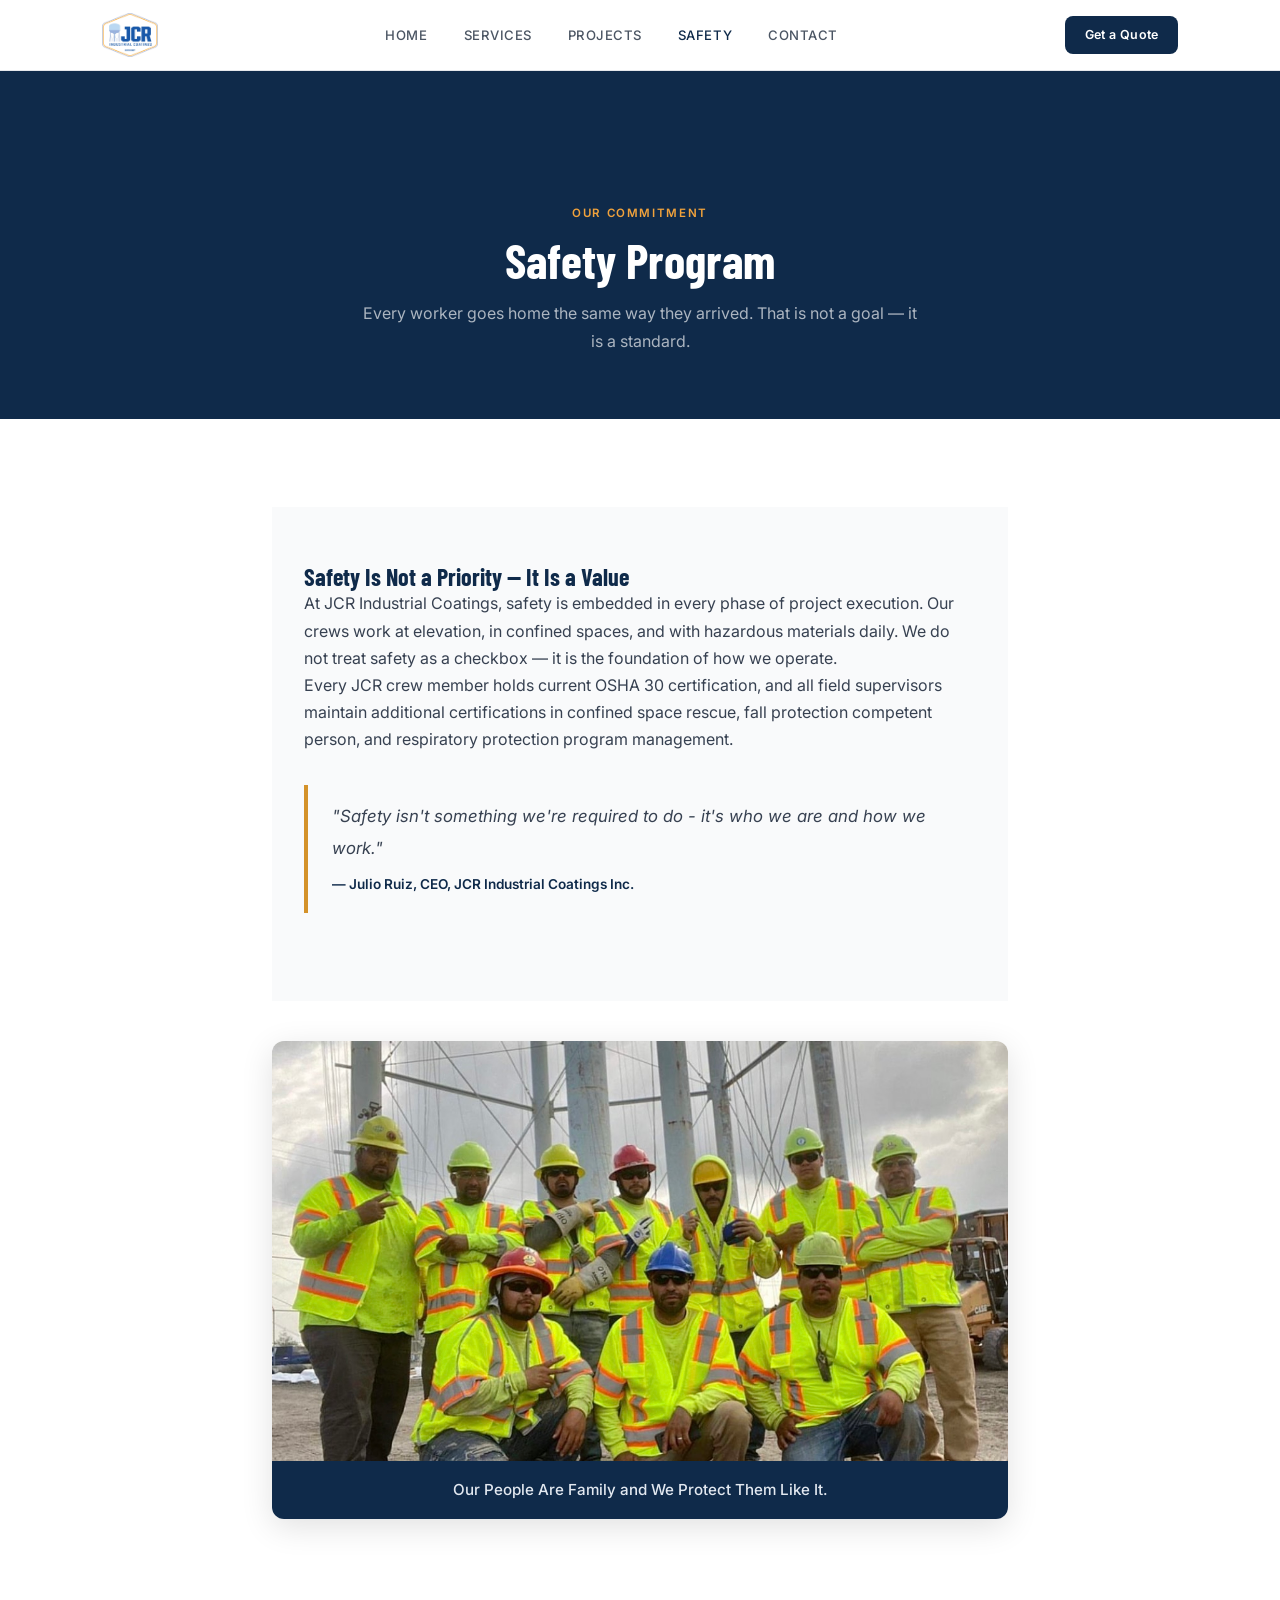
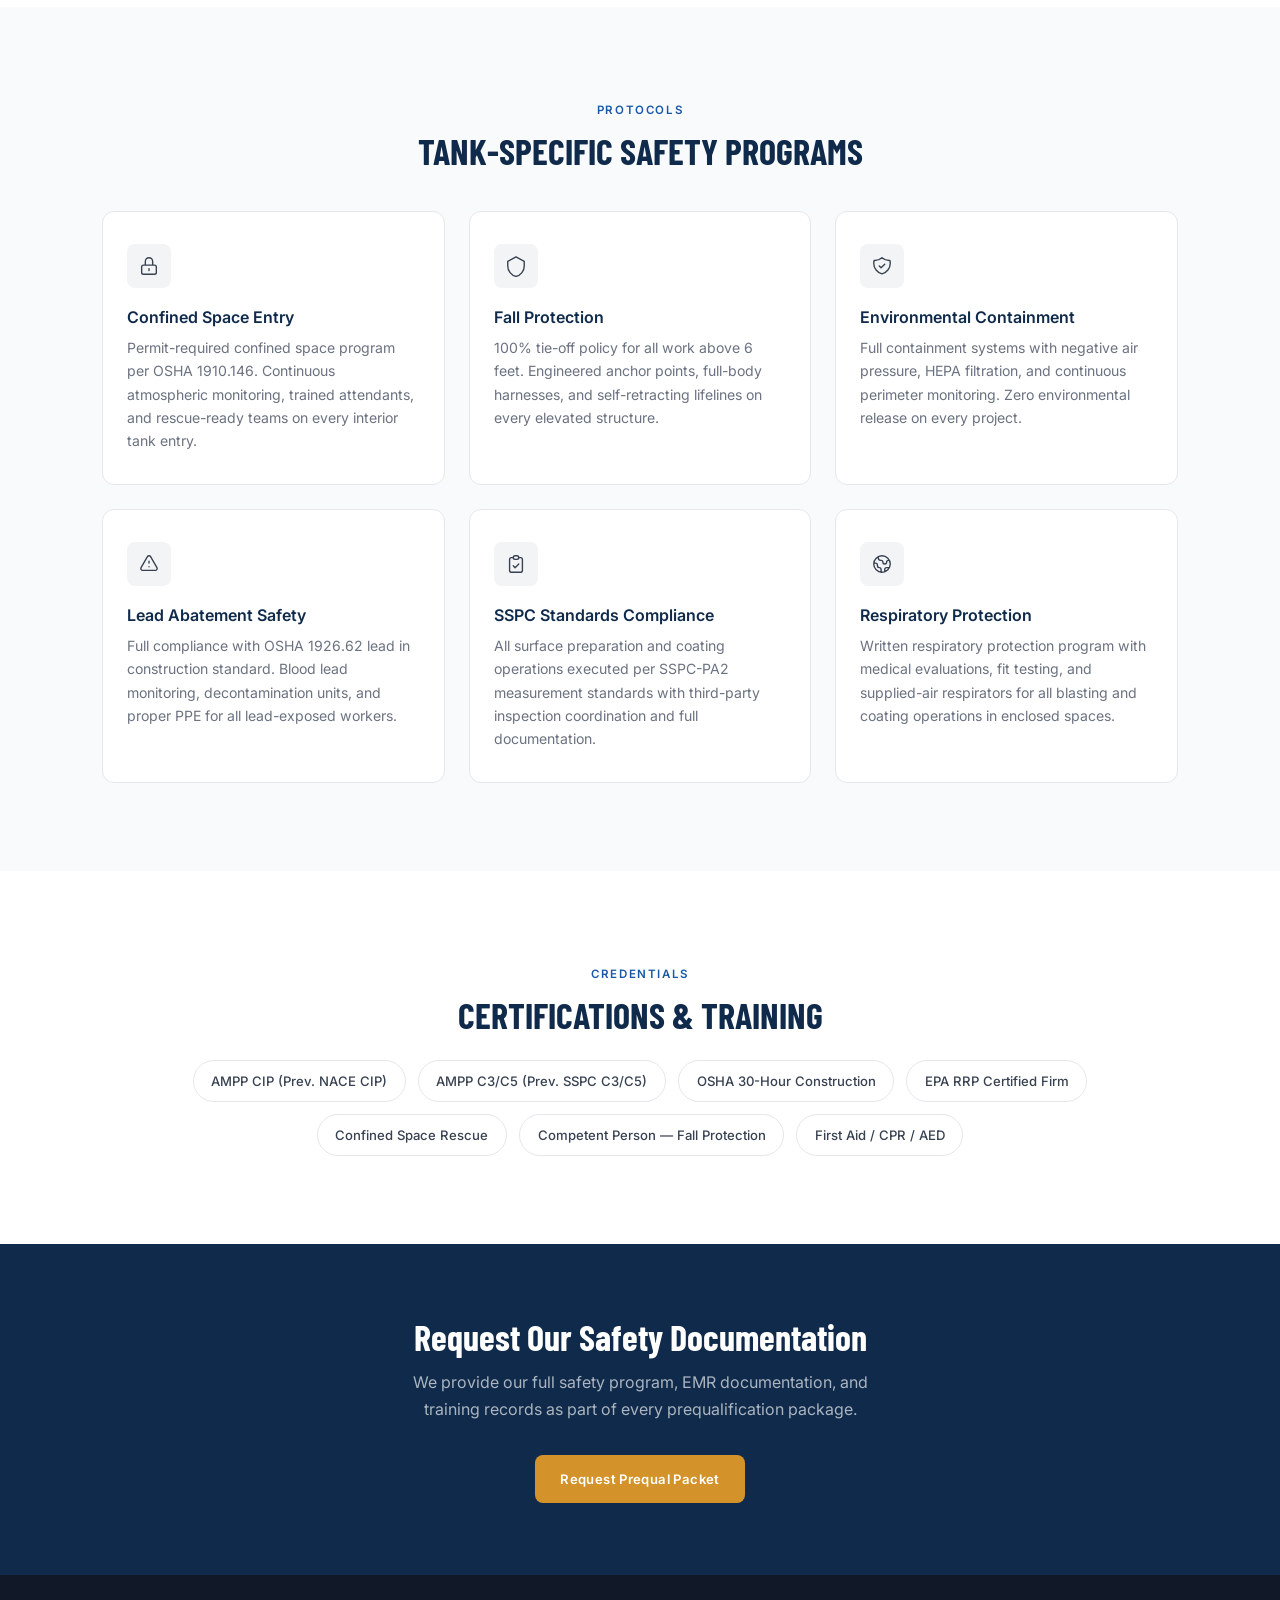
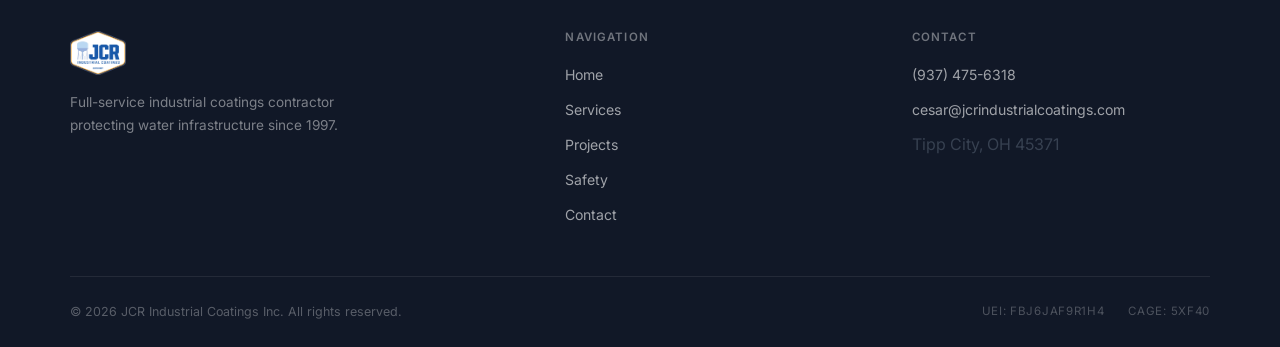
<file: safety.html>
<!DOCTYPE html>
<html lang="en">
<head>
  <meta charset="UTF-8">
  <meta name="viewport" content="width=device-width, initial-scale=1.0">
  <title>Safety | JCR Industrial Coatings</title>
  <meta name="description" content="JCR Industrial Coatings maintains comprehensive safety programs for confined space, fall protection, and lead abatement operations. AMPP CIP and C3/C5 certified.">
  <link rel="preconnect" href="https://fonts.googleapis.com">
  <link rel="preconnect" href="https://fonts.gstatic.com" crossorigin>
  <link href="https://fonts.googleapis.com/css2?family=Barlow+Condensed:wght@600;700;800&family=Inter:wght@400;500;600;700&display=swap" rel="stylesheet">
  <link rel="stylesheet" href="assets/css/style.css">
  <link rel="icon" href="assets/images/jcr-logo.webp" type="image/webp">
</head>
<body>

<!-- NAVIGATION -->
<nav>
  <div class="nav-inner">
    <a href="index.html" class="nav-logo"><img src="assets/images/jcr-logo.webp" alt="JCR Industrial Coatings"></a>
    <div class="nav-links">
      <a href="index.html">Home</a>
      <a href="services.html">Services</a>
      <a href="projects.html">Projects</a>
      <a href="safety.html" class="active">Safety</a>
      <a href="contact.html">Contact</a>
    </div>
    <div class="nav-cta"><a href="contact.html" class="btn btn-navy">Get a Quote</a></div>
    <button class="hamburger" onclick="document.querySelector('.nav-links').classList.toggle('open')"><span></span><span></span><span></span></button>
  </div>
</nav>

<!-- PAGE HEADER -->
<section class="page-header">
  <span class="section-label">Our Commitment</span>
  <h1>Safety Program</h1>
  <p>Every worker goes home the same way they arrived. That is not a goal — it is a standard.</p>
</section>

<!-- SAFETY STATEMENT -->
<section class="section">
  <div class="container" style="max-width:800px;">
    <div class="safety-statement">
      <h2>Safety Is Not a Priority — It Is a Value</h2>
      <p>At JCR Industrial Coatings, safety is embedded in every phase of project execution. Our crews work at elevation, in confined spaces, and with hazardous materials daily. We do not treat safety as a checkbox — it is the foundation of how we operate.</p>
      <p>Every JCR crew member holds current OSHA 30 certification, and all field supervisors maintain additional certifications in confined space rescue, fall protection competent person, and respiratory protection program management.</p>
      <blockquote style="border-left:4px solid var(--gold);padding:1rem 1.5rem;margin:2rem 0;background:var(--gray-50);font-style:italic;">
        "Safety isn't something we're required to do - it's who we are and how we work."
        <br><span style="font-style:normal;font-weight:600;font-size:0.85rem;color:var(--navy);display:block;margin-top:0.5rem;">— Julio Ruiz, CEO, JCR Industrial Coatings Inc.</span>
      </blockquote>
    </div>
    <!-- Crew Photo -->
    <div style="margin-top:2.5rem;border-radius:12px;overflow:hidden;box-shadow:0 8px 32px rgba(0,0,0,0.12);">
      <img src="assets/images/jcr-crew-team.jpg" alt="JCR Industrial Coatings Field Crew" style="width:100%;height:420px;object-fit:cover;object-position:center 30%;display:block;">
      <div style="background:var(--navy);padding:1rem 1.5rem;text-align:center;">
        <p style="color:#e2e8f0;margin:0;font-size:0.95rem;font-weight:500;">Our People Are Family and We Protect Them Like It.</p>
      </div>
    </div>
  </div>
</section>

<!-- SAFETY PROTOCOLS -->
<section class="section section-light">
  <div class="container">
    <div style="text-align:center;margin-bottom:2.5rem;">
      <span class="section-label">Protocols</span>
      <h2 class="section-title">Tank-Specific Safety Programs</h2>
    </div>
    <div class="services-grid">
      <div class="service-card">
        <div class="service-icon"><svg viewBox="0 0 24 24" xmlns="http://www.w3.org/2000/svg"><path d="M12 15v2m-6 4h12a2 2 0 002-2v-6a2 2 0 00-2-2H6a2 2 0 00-2 2v6a2 2 0 002 2zm10-10V7a4 4 0 00-8 0v4h8z" fill="none" stroke="currentColor" stroke-width="1.5" stroke-linecap="round" stroke-linejoin="round"/></svg></div>
        <h3>Confined Space Entry</h3>
        <p>Permit-required confined space program per OSHA 1910.146. Continuous atmospheric monitoring, trained attendants, and rescue-ready teams on every interior tank entry.</p>
      </div>
      <div class="service-card">
        <div class="service-icon"><svg viewBox="0 0 24 24" xmlns="http://www.w3.org/2000/svg"><path d="M12 2L3 7v5c0 5.25 3.75 10.15 9 11.35C17.25 22.15 21 17.25 21 12V7L12 2z" fill="none" stroke="currentColor" stroke-width="1.5" stroke-linecap="round" stroke-linejoin="round"/></svg></div>
        <h3>Fall Protection</h3>
        <p>100% tie-off policy for all work above 6 feet. Engineered anchor points, full-body harnesses, and self-retracting lifelines on every elevated structure.</p>
      </div>
      <div class="service-card">
        <div class="service-icon"><svg viewBox="0 0 24 24" xmlns="http://www.w3.org/2000/svg"><path d="M9 12l2 2 4-4m5.618-4.016A11.955 11.955 0 0112 2.944a11.955 11.955 0 01-8.618 3.04A12.02 12.02 0 003 9c0 5.591 3.824 10.29 9 11.622 5.176-1.332 9-6.03 9-11.622 0-1.042-.133-2.052-.382-3.016z" fill="none" stroke="currentColor" stroke-width="1.5" stroke-linecap="round" stroke-linejoin="round"/></svg></div>
        <h3>Environmental Containment</h3>
        <p>Full containment systems with negative air pressure, HEPA filtration, and continuous perimeter monitoring. Zero environmental release on every project.</p>
      </div>
      <div class="service-card">
        <div class="service-icon"><svg viewBox="0 0 24 24" xmlns="http://www.w3.org/2000/svg"><path d="M12 9v2m0 4h.01m-6.938 4h13.856c1.54 0 2.502-1.667 1.732-3L13.732 4c-.77-1.333-2.694-1.333-3.464 0L3.34 16c-.77 1.333.192 3 1.732 3z" fill="none" stroke="currentColor" stroke-width="1.5" stroke-linecap="round" stroke-linejoin="round"/></svg></div>
        <h3>Lead Abatement Safety</h3>
        <p>Full compliance with OSHA 1926.62 lead in construction standard. Blood lead monitoring, decontamination units, and proper PPE for all lead-exposed workers.</p>
      </div>
      <div class="service-card">
        <div class="service-icon"><svg viewBox="0 0 24 24" xmlns="http://www.w3.org/2000/svg"><path d="M9 5H7a2 2 0 00-2 2v12a2 2 0 002 2h10a2 2 0 002-2V7a2 2 0 00-2-2h-2M9 5a2 2 0 002 2h2a2 2 0 002-2M9 5a2 2 0 012-2h2a2 2 0 012 2m-6 9l2 2 4-4" fill="none" stroke="currentColor" stroke-width="1.5" stroke-linecap="round" stroke-linejoin="round"/></svg></div>
        <h3>SSPC Standards Compliance</h3>
        <p>All surface preparation and coating operations executed per SSPC-PA2 measurement standards with third-party inspection coordination and full documentation.</p>
      </div>
      <div class="service-card">
        <div class="service-icon"><svg viewBox="0 0 24 24" xmlns="http://www.w3.org/2000/svg"><path d="M3.055 11H5a2 2 0 012 2v1a2 2 0 002 2 2 2 0 012 2v2.945M8 3.935V5.5A2.5 2.5 0 0010.5 8h.5a2 2 0 012 2 2 2 0 104 0 2 2 0 012-2h1.064M15 20.488V18a2 2 0 012-2h3.064M21 12a9 9 0 11-18 0 9 9 0 0118 0z" fill="none" stroke="currentColor" stroke-width="1.5" stroke-linecap="round" stroke-linejoin="round"/></svg></div>
        <h3>Respiratory Protection</h3>
        <p>Written respiratory protection program with medical evaluations, fit testing, and supplied-air respirators for all blasting and coating operations in enclosed spaces.</p>
      </div>
    </div>
  </div>
</section>

<!-- CERTIFICATIONS -->
<section class="section">
  <div class="container" style="text-align:center;">
    <span class="section-label">Credentials</span>
    <h2 class="section-title">Certifications &amp; Training</h2>
    <div class="client-types" style="margin-top:1.5rem;">
      <span class="client-chip">AMPP CIP (Prev. NACE CIP)</span>
      <span class="client-chip">AMPP C3/C5 (Prev. SSPC C3/C5)</span>
      <span class="client-chip">OSHA 30-Hour Construction</span>
      <span class="client-chip">EPA RRP Certified Firm</span>
      <span class="client-chip">Confined Space Rescue</span>
      <span class="client-chip">Competent Person — Fall Protection</span>
      <span class="client-chip">First Aid / CPR / AED</span>
    </div>
  </div>
</section>

<!-- CTA -->
<section class="cta-section">
  <h2>Request Our Safety Documentation</h2>
  <p>We provide our full safety program, EMR documentation, and training records as part of every prequalification package.</p>
  <a href="contact.html" class="btn btn-gold">Request Prequal Packet</a>
</section>

<!-- FOOTER -->
<footer>
  <div class="footer-inner">
    <div class="footer-brand">
      <img src="assets/images/jcr-logo.webp" alt="JCR Industrial Coatings">
      <p>Full-service industrial coatings contractor protecting water infrastructure since 1997.</p>
    </div>
    <div class="footer-col">
      <h4>Navigation</h4>
      <ul>
        <li><a href="index.html">Home</a></li>
        <li><a href="services.html">Services</a></li>
        <li><a href="projects.html">Projects</a></li>
        <li><a href="safety.html">Safety</a></li>
        <li><a href="contact.html">Contact</a></li>
      </ul>
    </div>
    <div class="footer-col">
      <h4>Contact</h4>
      <ul>
        <li><a href="tel:+19374756318">(937) 475-6318</a></li>
        <li><a href="mailto:cesar@jcrindustrialcoatings.com">cesar@jcrindustrialcoatings.com</a></li>
        <li>Tipp City, OH 45371</li>
      </ul>
    </div>
  </div>
  <div class="footer-bottom">
    <p>&copy; 2026 JCR Industrial Coatings Inc. All rights reserved.</p>
    <div class="footer-ids">
      <span>UEI: FBJ6JAF9R1H4</span>
      <span>CAGE: 5XF40</span>
    </div>
  </div>
</footer>

<script>
window.addEventListener('scroll', () => {
  document.querySelector('nav').classList.toggle('scrolled', window.scrollY > 10);
});
</script>
</body>
</html>
</file>
<file: assets/css/style.css>
/* ============================================
   JCR INDUSTRIAL COATINGS — v2 CLEAN REDESIGN
   Style: White/light, professional, modern
   Reference: Maguire Water aesthetic
   ============================================ */

:root {
  --navy: #0F2A4A;
  --navy-light: #1B3D6B;
  --blue: #1A58A8;
  --gold: #D4922A;
  --gold-light: #F0A23C;
  --white: #FFFFFF;
  --off-white: #F8FAFB;
  --gray-50: #F9FAFB;
  --gray-100: #F3F4F6;
  --gray-200: #E5E7EB;
  --gray-300: #D1D5DB;
  --gray-400: #9CA3AF;
  --gray-500: #6B7280;
  --gray-600: #4B5563;
  --gray-700: #374151;
  --gray-800: #1F2937;
  --gray-900: #111827;
  --font-body: 'Inter', -apple-system, BlinkMacSystemFont, sans-serif;
  --font-head: 'Barlow Condensed', sans-serif;
  --shadow-sm: 0 1px 2px rgba(0,0,0,0.04);
  --shadow-md: 0 4px 12px rgba(0,0,0,0.06);
  --shadow-lg: 0 12px 24px rgba(0,0,0,0.08);
  --radius: 8px;
  --radius-lg: 12px;
  --max-width: 1140px;
  --transition: 0.25s ease;
}

*, *::before, *::after { box-sizing: border-box; margin: 0; padding: 0; }
html { scroll-behavior: smooth; font-size: 16px; }
body {
  font-family: var(--font-body);
  font-size: 1rem;
  line-height: 1.7;
  color: var(--gray-700);
  background: var(--white);
  -webkit-font-smoothing: antialiased;
}
img { max-width: 100%; height: auto; display: block; }
a { text-decoration: none; color: inherit; transition: color var(--transition); }
ul { list-style: none; }
h1, h2, h3, h4, h5, h6 {
  font-family: var(--font-head);
  color: var(--navy);
  line-height: 1.15;
  font-weight: 700;
}

/* ── LAYOUT ── */
.container { max-width: var(--max-width); margin: 0 auto; padding: 0 2rem; }
.section { padding: 5.5rem 2rem; }
.section-light { background: var(--gray-50); }
.section-navy { background: var(--navy); color: var(--white); }
.section-navy h2, .section-navy h3 { color: var(--white); }
.section-navy p { color: rgba(255,255,255,0.75); }

/* ── NAVIGATION ── */
nav {
  position: fixed;
  top: 0; left: 0; right: 0;
  z-index: 1000;
  background: var(--white);
  box-shadow: 0 1px 0 var(--gray-200);
  transition: box-shadow var(--transition);
}
nav.scrolled { box-shadow: var(--shadow-md); }
.nav-inner {
  max-width: var(--max-width);
  margin: 0 auto;
  padding: 0 2rem;
  display: flex;
  align-items: center;
  justify-content: space-between;
  height: 70px;
}
.nav-logo img { height: 44px; width: auto; }
.nav-links {
  display: flex;
  align-items: center;
  gap: 2.25rem;
}
.nav-links a {
  font-size: 0.82rem;
  font-weight: 500;
  color: var(--gray-600);
  letter-spacing: 0.04em;
  text-transform: uppercase;
  transition: color var(--transition);
}
.nav-links a:hover, .nav-links a.active { color: var(--navy); }
.nav-cta {
  display: flex;
  align-items: center;
}
.nav-cta .btn {
  padding: 0.55rem 1.2rem;
  font-size: 0.78rem;
}

.hamburger {
  display: none;
  flex-direction: column;
  gap: 5px;
  cursor: pointer;
  background: none;
  border: none;
  padding: 4px;
}
.hamburger span {
  display: block;
  width: 22px;
  height: 2px;
  background: var(--navy);
  transition: all 0.3s;
}

/* ── HERO ── */
.hero {
  position: relative;
  min-height: 88vh;
  display: flex;
  align-items: center;
  overflow: hidden;
  margin-top: 70px;
}
.hero-bg {
  position: absolute;
  inset: 0;
  background-size: cover;
  background-position: center;
  background-repeat: no-repeat;
}
.hero-bg::after {
  content: '';
  position: absolute;
  inset: 0;
  background: linear-gradient(135deg, rgba(15,42,74,0.92) 0%, rgba(15,42,74,0.55) 100%);
}
.hero-content {
  position: relative;
  z-index: 2;
  max-width: 620px;
  padding: 4rem 0 4rem 4vw;
}
.hero-eyebrow {
  display: inline-block;
  font-size: 0.72rem;
  font-weight: 600;
  letter-spacing: 0.18em;
  text-transform: uppercase;
  color: var(--gold-light);
  margin-bottom: 1.25rem;
  border: 1px solid rgba(240,162,60,0.4);
  padding: 0.3rem 0.85rem;
  border-radius: 3px;
}
.hero h1 {
  font-size: clamp(2.4rem, 4.5vw, 3.5rem);
  font-weight: 800;
  color: var(--white);
  margin-bottom: 1.25rem;
  text-transform: uppercase;
  line-height: 1.08;
}
.hero h1 span { color: var(--gold-light); }
.hero-sub {
  font-size: 1.05rem;
  color: rgba(255,255,255,0.8);
  margin-bottom: 2.25rem;
  max-width: 500px;
  line-height: 1.75;
}
.hero-actions { display: flex; gap: 0.75rem; flex-wrap: wrap; }

/* ── BUTTONS ── */
.btn {
  display: inline-flex;
  align-items: center;
  gap: 0.5rem;
  padding: 0.8rem 1.6rem;
  font-family: var(--font-body);
  font-size: 0.82rem;
  font-weight: 600;
  border-radius: var(--radius);
  border: none;
  cursor: pointer;
  transition: all var(--transition);
  letter-spacing: 0.03em;
}
.btn-gold { background: var(--gold); color: var(--white); }
.btn-gold:hover { background: var(--gold-light); transform: translateY(-2px); box-shadow: var(--shadow-md); }
.btn-outline { background: transparent; color: var(--white); border: 1.5px solid rgba(255,255,255,0.4); }
.btn-outline:hover { border-color: var(--white); background: rgba(255,255,255,0.08); }
.btn-navy { background: var(--navy); color: var(--white); }
.btn-navy:hover { background: var(--navy-light); transform: translateY(-2px); }
.btn-blue { background: var(--blue); color: var(--white); }
.btn-blue:hover { background: var(--navy-light); transform: translateY(-2px); box-shadow: var(--shadow-md); }

/* ── PROOF STRIP ── */
.proof-strip {
  background: var(--white);
  border-bottom: 1px solid var(--gray-200);
  padding: 1rem 2rem;
}
.proof-strip-inner {
  max-width: var(--max-width);
  margin: 0 auto;
  display: flex;
  justify-content: center;
  gap: 2.5rem;
  flex-wrap: wrap;
}
.proof-item {
  display: flex;
  align-items: center;
  gap: 0.6rem;
}
.proof-item .proof-icon {
  width: 28px;
  height: 28px;
  background: var(--gold-light);
  border-radius: 50%;
  display: flex;
  align-items: center;
  justify-content: center;
  flex-shrink: 0;
}
.proof-item .proof-icon svg { width: 14px; height: 14px; fill: var(--white); }
.proof-label {
  font-size: 0.75rem;
  font-weight: 600;
  letter-spacing: 0.04em;
  text-transform: uppercase;
  color: var(--gray-600);
}

/* ── SECTION HEADERS ── */
.section-label {
  display: inline-block;
  font-size: 0.72rem;
  font-weight: 600;
  letter-spacing: 0.14em;
  text-transform: uppercase;
  color: var(--blue);
  margin-bottom: 0.6rem;
}
.section-title {
  font-size: clamp(1.6rem, 3vw, 2.25rem);
  margin-bottom: 1rem;
  text-transform: uppercase;
}
.section-title.light { color: var(--white); }
.divider {
  width: 40px;
  height: 3px;
  background: var(--gold);
  margin-bottom: 1.75rem;
}

/* ── WHO WE ARE ── */
.who-grid {
  display: grid;
  grid-template-columns: 1fr 1fr;
  gap: 4rem;
  align-items: center;
}
.who-text p { color: var(--gray-600); margin-bottom: 1.25rem; font-size: 0.95rem; }
.who-text .btn { margin-top: 0.75rem; }
.who-img img {
  width: 100%;
  height: 380px;
  object-fit: cover;
  border-radius: var(--radius-lg);
  box-shadow: var(--shadow-lg);
}

/* ── STATS BAR ── */
.stats-bar {
  background: var(--navy);
  padding: 3rem 2rem;
}
.stats-inner {
  max-width: var(--max-width);
  margin: 0 auto;
  display: grid;
  grid-template-columns: repeat(4, 1fr);
  gap: 2rem;
  text-align: center;
}
.stat-num {
  font-family: var(--font-head);
  font-size: 2.75rem;
  font-weight: 800;
  color: var(--gold-light);
  line-height: 1;
}
.stat-label {
  font-size: 0.72rem;
  font-weight: 500;
  letter-spacing: 0.08em;
  text-transform: uppercase;
  color: rgba(255,255,255,0.5);
  margin-top: 0.5rem;
}

/* ── PROJECT GRID ── */
.project-grid {
  display: grid;
  grid-template-columns: repeat(2, 1fr);
  gap: 1.5rem;
}
.project-card {
  position: relative;
  overflow: hidden;
  border-radius: var(--radius-lg);
  height: 300px;
  transition: transform var(--transition), box-shadow var(--transition);
}
.project-card:hover { transform: translateY(-4px); box-shadow: var(--shadow-lg); }
.project-card img {
  width: 100%;
  height: 100%;
  object-fit: cover;
  transition: transform 0.4s;
}
.project-card:hover img { transform: scale(1.04); }
.project-overlay {
  position: absolute;
  bottom: 0; left: 0; right: 0;
  padding: 1.5rem;
  background: linear-gradient(transparent, rgba(15,42,74,0.92));
}
.project-overlay h3 { color: var(--white); font-size: 1rem; font-family: var(--font-body); font-weight: 600; }
.project-overlay p { color: rgba(255,255,255,0.65); font-size: 0.82rem; margin-top: 0.2rem; }
.project-tag {
  display: inline-block;
  font-size: 0.62rem;
  font-weight: 700;
  letter-spacing: 0.08em;
  text-transform: uppercase;
  padding: 0.2rem 0.55rem;
  border-radius: 3px;
  margin-bottom: 0.5rem;
  background: var(--gold);
  color: var(--white);
}
.project-tag.completed { background: #10B981; }

/* ── CLIENT TYPES ── */
.client-types {
  display: flex;
  gap: 0.75rem;
  flex-wrap: wrap;
  margin-top: 2rem;
  justify-content: center;
}
.client-chip {
  background: var(--white);
  border: 1px solid var(--gray-200);
  color: var(--gray-700);
  font-size: 0.82rem;
  font-weight: 500;
  padding: 0.55rem 1.1rem;
  border-radius: 50px;
  transition: all var(--transition);
}
.client-chip:hover { border-color: var(--blue); color: var(--blue); }

/* ── SERVICES ── */
.services-grid {
  display: grid;
  grid-template-columns: repeat(3, 1fr);
  gap: 1.5rem;
  margin-top: 2.5rem;
}
.service-card {
  background: var(--white);
  border: 1px solid var(--gray-200);
  border-radius: var(--radius-lg);
  padding: 2rem 1.5rem;
  transition: all var(--transition);
}
.service-card:hover { border-color: var(--blue); box-shadow: var(--shadow-md); transform: translateY(-3px); }
.service-icon {
  width: 44px;
  height: 44px;
  background: var(--gray-100);
  border-radius: var(--radius);
  display: flex;
  align-items: center;
  justify-content: center;
  margin-bottom: 1.25rem;
}
.service-icon svg { width: 22px; height: 22px; fill: none; stroke: var(--navy); stroke-width: 1.5; }
.service-card h3 { color: var(--navy); margin-bottom: 0.6rem; font-size: 1rem; font-family: var(--font-body); font-weight: 600; }
.service-card p { color: var(--gray-500); font-size: 0.88rem; line-height: 1.65; }

/* ── SAFETY PAGE ── */
.safety-header {
  background: var(--navy);
  padding: 8rem 2rem 4rem;
  margin-top: 70px;
  text-align: center;
}
.safety-header h1 { color: var(--white); font-size: clamp(2rem, 4vw, 3rem); }
.safety-header p { color: rgba(255,255,255,0.7); margin-top: 1rem; max-width: 560px; margin-left: auto; margin-right: auto; font-size: 1.05rem; }

.safety-statement {
  background: var(--gray-50);
  padding: 3.5rem 2rem;
}
.safety-statement blockquote {
  max-width: 800px;
  margin: 0 auto;
  color: var(--gray-700);
  font-size: 1.05rem;
  line-height: 1.85;
  border-left: 4px solid var(--gold);
  padding-left: 1.75rem;
  font-style: italic;
}

.safety-practices { padding: 4.5rem 2rem; }
.practices-grid {
  display: grid;
  grid-template-columns: repeat(2, 1fr);
  gap: 1.25rem;
  margin-top: 2.5rem;
}
.practice-item {
  display: flex;
  gap: 1rem;
  padding: 1.5rem;
  background: var(--white);
  border: 1px solid var(--gray-200);
  border-radius: var(--radius);
  transition: box-shadow var(--transition);
}
.practice-item:hover { box-shadow: var(--shadow-sm); }
.practice-num {
  font-family: var(--font-head);
  font-size: 1.75rem;
  font-weight: 700;
  color: var(--blue);
  opacity: 0.25;
  line-height: 1;
  flex-shrink: 0;
  width: 2.25rem;
}
.practice-item h3 { color: var(--navy); font-size: 0.95rem; font-family: var(--font-body); font-weight: 600; margin-bottom: 0.35rem; }
.practice-item p { color: var(--gray-500); font-size: 0.85rem; line-height: 1.6; }

.cert-badges {
  display: flex;
  gap: 0.75rem;
  flex-wrap: wrap;
  margin-top: 2rem;
}
.cert-badge {
  background: var(--navy);
  color: var(--white);
  padding: 0.6rem 1.25rem;
  font-size: 0.78rem;
  font-weight: 600;
  letter-spacing: 0.04em;
  text-transform: uppercase;
  border-radius: var(--radius);
}

/* ── PROJECTS PAGE ── */
.page-header {
  background: var(--navy);
  padding: 8rem 2rem 4rem;
  margin-top: 70px;
  text-align: center;
}
.page-header h1 { color: var(--white); font-size: clamp(2rem, 4vw, 3rem); }
.page-header p { color: rgba(255,255,255,0.65); margin-top: 0.75rem; max-width: 560px; margin-left: auto; margin-right: auto; }
.page-header .section-label { color: var(--gold-light); }

.project-detail {
  padding: 4rem 2rem;
  border-bottom: 1px solid var(--gray-200);
}
.project-detail:last-child { border-bottom: none; }
.project-detail-grid {
  display: grid;
  grid-template-columns: 1fr 1fr;
  gap: 3rem;
  align-items: start;
  max-width: var(--max-width);
  margin: 0 auto;
}
.project-detail-grid.reverse { direction: rtl; }
.project-detail-grid.reverse > * { direction: ltr; }
.project-img img {
  width: 100%;
  height: 320px;
  object-fit: cover;
  border-radius: var(--radius-lg);
  box-shadow: var(--shadow-md);
}
.project-meta {
  display: flex;
  gap: 0.5rem;
  flex-wrap: wrap;
  margin-bottom: 1rem;
}
.meta-tag {
  background: var(--gray-100);
  color: var(--gray-700);
  font-size: 0.7rem;
  font-weight: 600;
  letter-spacing: 0.06em;
  text-transform: uppercase;
  padding: 0.25rem 0.65rem;
  border-radius: 3px;
}
.meta-tag.highlight { background: var(--gold-light); color: var(--white); }
.project-info h2 { color: var(--navy); margin-bottom: 0.4rem; font-size: 1.5rem; }
.project-info .client { color: var(--blue); font-weight: 600; margin-bottom: 1rem; font-size: 0.9rem; }
.scope-list { margin-top: 1rem; }
.scope-list li {
  padding: 0.35rem 0;
  padding-left: 1.25rem;
  position: relative;
  color: var(--gray-600);
  font-size: 0.88rem;
}
.scope-list li::before {
  content: '';
  position: absolute;
  left: 0;
  top: 0.8rem;
  width: 8px;
  height: 2px;
  background: var(--gold);
}

/* ── CONTACT PAGE ── */
.contact-grid {
  display: grid;
  grid-template-columns: 1fr 1.4fr;
  gap: 4rem;
  align-items: start;
}
.contact-info h3 { color: var(--navy); margin-bottom: 1.75rem; font-size: 1.4rem; }
.contact-detail {
  display: flex;
  gap: 1rem;
  margin-bottom: 1.5rem;
  align-items: flex-start;
}
.contact-detail-icon {
  width: 38px;
  height: 38px;
  background: var(--gray-100);
  border-radius: var(--radius);
  display: flex;
  align-items: center;
  justify-content: center;
  flex-shrink: 0;
}
.contact-detail-icon svg { width: 18px; height: 18px; stroke: var(--navy); fill: none; }
.contact-detail-text strong { display: block; font-size: 0.72rem; letter-spacing: 0.08em; text-transform: uppercase; color: var(--gray-400); margin-bottom: 0.2rem; }
.contact-detail-text a { color: var(--navy); font-weight: 500; font-size: 0.92rem; }
.contact-detail-text a:hover { color: var(--blue); }

.contact-form {
  background: var(--gray-50);
  padding: 2.5rem;
  border-radius: var(--radius-lg);
  border: 1px solid var(--gray-200);
}
.contact-form h3 { color: var(--navy); margin-bottom: 1.75rem; font-size: 1.4rem; }
.form-group { margin-bottom: 1.25rem; }
.form-group label {
  display: block;
  font-size: 0.72rem;
  font-weight: 600;
  letter-spacing: 0.06em;
  text-transform: uppercase;
  color: var(--gray-500);
  margin-bottom: 0.35rem;
}
.form-group input,
.form-group select,
.form-group textarea {
  width: 100%;
  padding: 0.7rem 0.9rem;
  border: 1px solid var(--gray-300);
  border-radius: var(--radius);
  background: var(--white);
  font-family: var(--font-body);
  font-size: 0.9rem;
  color: var(--gray-800);
  transition: border-color var(--transition), box-shadow var(--transition);
}
.form-group input:focus,
.form-group select:focus,
.form-group textarea:focus {
  outline: none;
  border-color: var(--blue);
  box-shadow: 0 0 0 3px rgba(26,88,168,0.08);
}
.form-group textarea { resize: vertical; min-height: 110px; }
.form-note { font-size: 0.78rem; color: var(--gray-400); margin-top: 1rem; line-height: 1.6; }

/* ── CTA SECTION ── */
.cta-section {
  background: var(--navy);
  padding: 4.5rem 2rem;
  text-align: center;
}
.cta-section h2 { color: var(--white); font-size: clamp(1.6rem, 3vw, 2.25rem); margin-bottom: 0.75rem; }
.cta-section p { color: rgba(255,255,255,0.65); font-size: 1rem; max-width: 500px; margin: 0 auto 2rem; }

/* ── FOOTER ── */
footer {
  background: var(--gray-900);
  padding: 3.5rem 2rem 1.5rem;
}
.footer-inner {
  max-width: var(--max-width);
  margin: 0 auto;
  display: grid;
  grid-template-columns: 1.5fr 1fr 1fr;
  gap: 3rem;
  margin-bottom: 2.5rem;
}
.footer-brand img { height: 44px; margin-bottom: 1rem; }
.footer-brand p { color: rgba(255,255,255,0.45); font-size: 0.85rem; max-width: 280px; line-height: 1.7; }
.footer-col h4 {
  font-family: var(--font-body);
  font-size: 0.72rem;
  font-weight: 600;
  letter-spacing: 0.1em;
  text-transform: uppercase;
  color: rgba(255,255,255,0.4);
  margin-bottom: 1rem;
}
.footer-col ul li { margin-bottom: 0.5rem; }
.footer-col ul li a { color: rgba(255,255,255,0.6); font-size: 0.88rem; transition: color var(--transition); }
.footer-col ul li a:hover { color: var(--white); }
.footer-bottom {
  max-width: var(--max-width);
  margin: 0 auto;
  padding-top: 1.5rem;
  border-top: 1px solid rgba(255,255,255,0.08);
  display: flex;
  justify-content: space-between;
  align-items: center;
  flex-wrap: wrap;
  gap: 0.5rem;
}
.footer-bottom p { color: rgba(255,255,255,0.3); font-size: 0.78rem; }
.footer-ids { display: flex; gap: 1.5rem; }
.footer-ids span { color: rgba(255,255,255,0.25); font-size: 0.72rem; letter-spacing: 0.06em; }

/* ── RESPONSIVE ── */
@media (max-width: 900px) {
  .who-grid, .project-detail-grid, .contact-grid { grid-template-columns: 1fr; }
  .project-detail-grid.reverse { direction: ltr; }
  .services-grid { grid-template-columns: repeat(2, 1fr); }
  .stats-inner { grid-template-columns: repeat(2, 1fr); }
  .footer-inner { grid-template-columns: 1fr 1fr; }
  .hero-content { padding-left: 2rem; }
  .who-img img { height: 280px; }
}
@media (max-width: 640px) {
  .nav-links, .nav-cta { display: none; }
  .nav-links.open {
    display: flex;
    flex-direction: column;
    position: fixed;
    top: 70px; left: 0; right: 0;
    background: var(--white);
    padding: 1.5rem 2rem;
    gap: 1.25rem;
    border-bottom: 1px solid var(--gray-200);
    box-shadow: var(--shadow-md);
  }
  .nav-links.open a { color: var(--navy); }
  .hamburger { display: flex; }
  .services-grid { grid-template-columns: 1fr; }
  .project-grid { grid-template-columns: 1fr; }
  .practices-grid { grid-template-columns: 1fr; }
  .stats-inner { grid-template-columns: repeat(2, 1fr); }
  .footer-inner { grid-template-columns: 1fr; }
  .proof-strip-inner { gap: 1.25rem; }
  .section { padding: 3.5rem 1.25rem; }
  .hero { min-height: 75vh; }
  .hero h1 { font-size: 2rem; }
}
</file>
